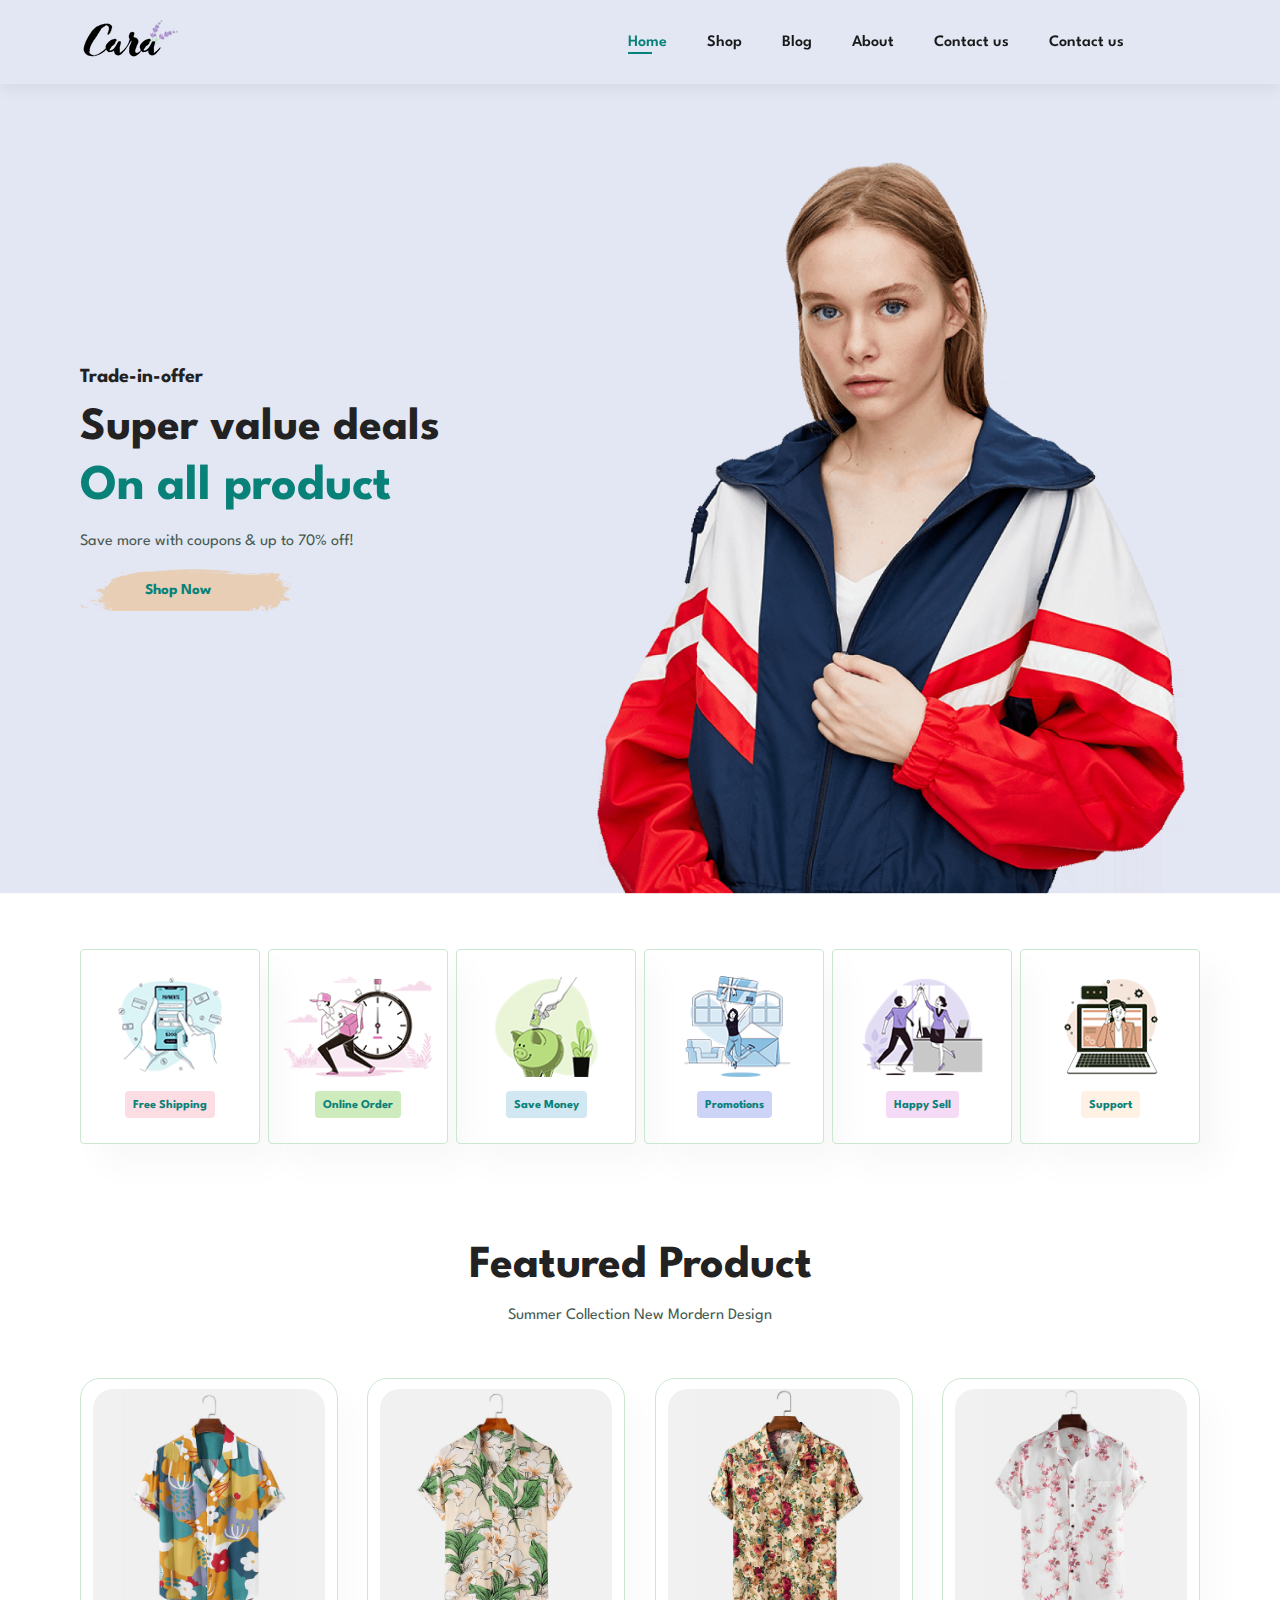
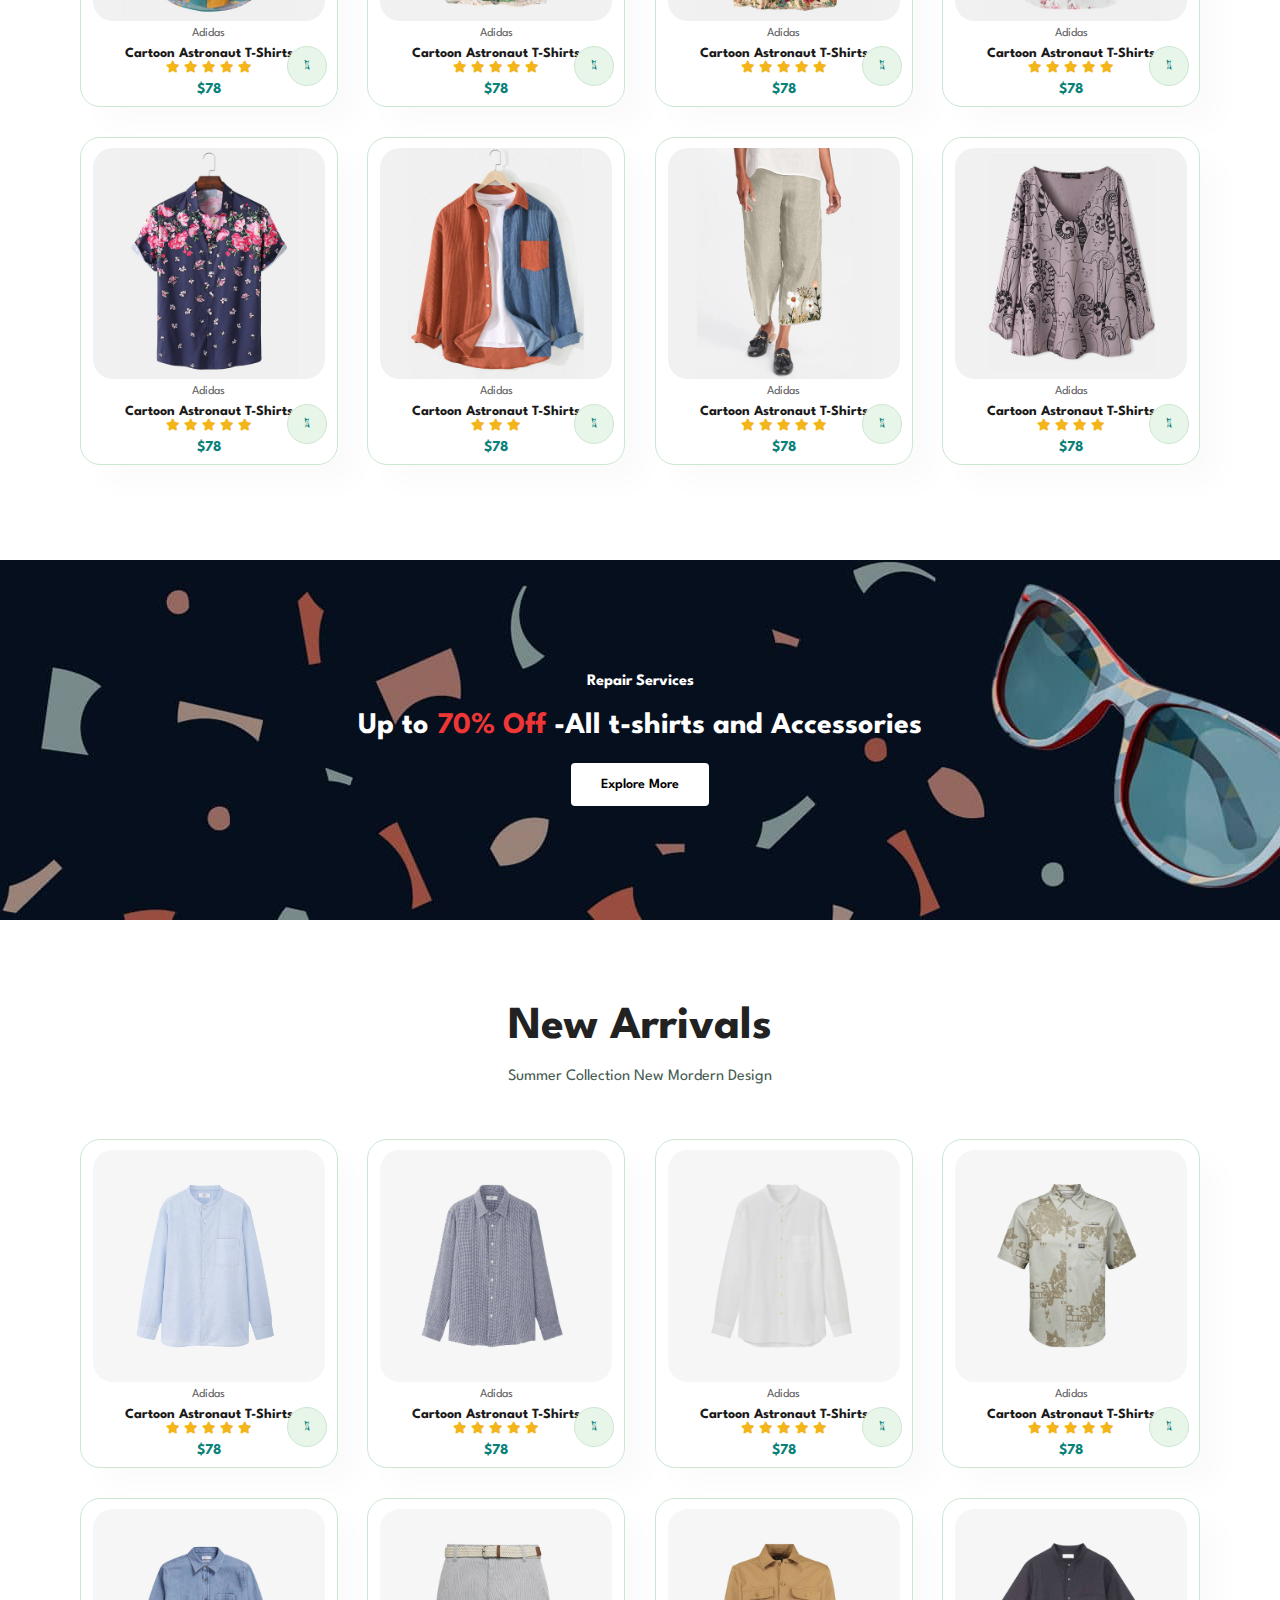
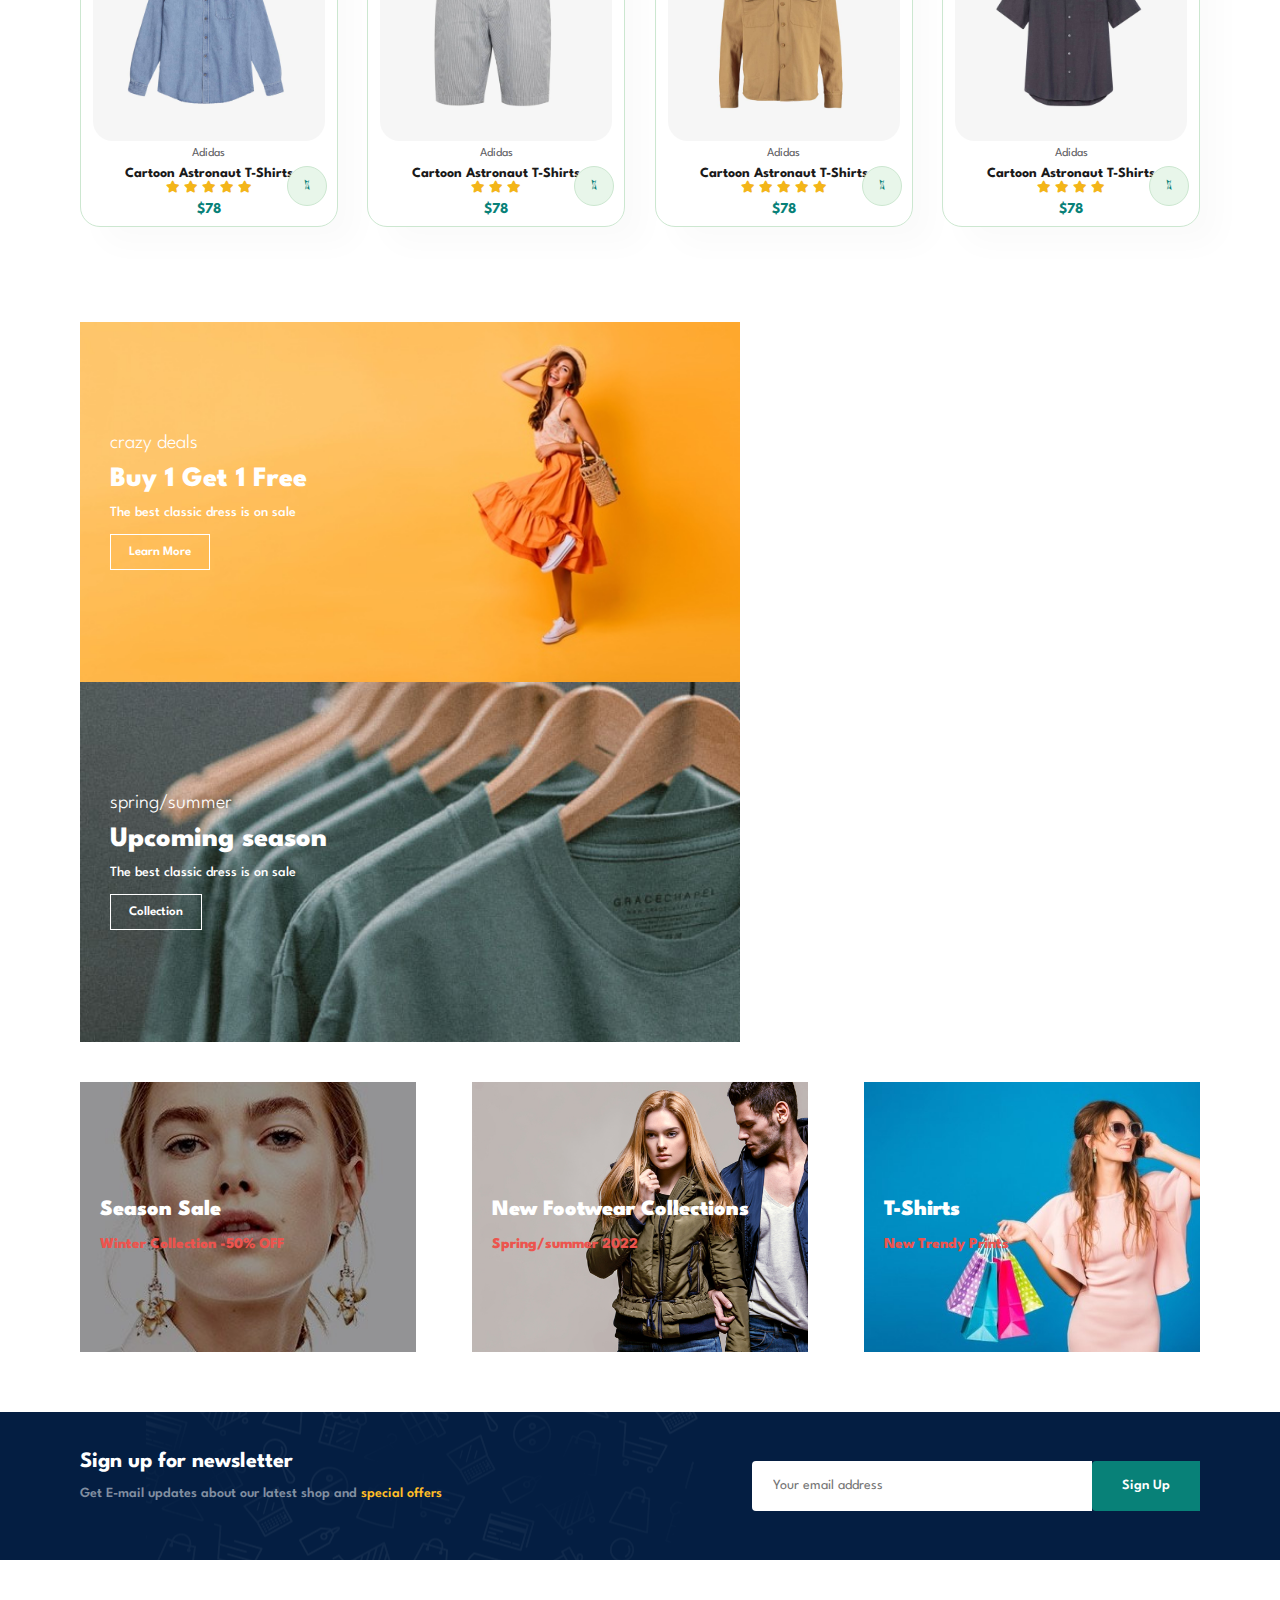
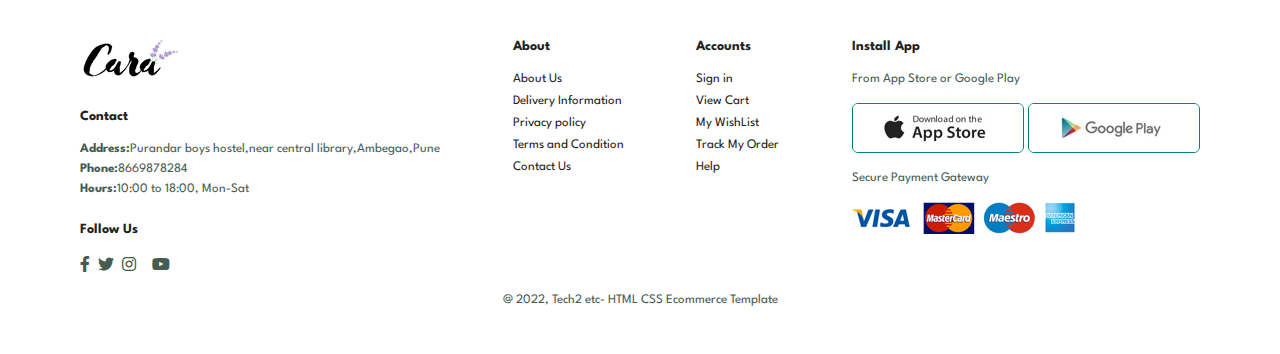
<file: index.html>
<!DOCTYPE html>
<html lang="en">
<head>
    <meta charset="UTF-8">
    <meta http-equiv="X-UA-Compatible" content="IE=edge">
    <meta name="viewport" content="width=device-width, initial-scale=1.0">
    <title>Ecommerce Website</title>
    <link rel="stylesheet" href="https://pro.fontawesome.com/releases/v5.10.0/css/all.css"/>
    <link rel="stylesheet" href="style.css">
</head>
<body>
    <section id="header">
        <a href="#"><img src="img/logo.png" class="logo" alt=""></a>

        <div>
            <ul id="navbar">
                <li><a class="active" href="index.html">Home</a></li>
                <li><a href="shop.html">Shop</a></li>
                <li><a href="blog.html">Blog</a></li>
                <li><a href="about.html">About</a></li>
                <li><a href="contact.html">Contact us</a></li>
                <li><a href="loginpage.html">Contact us</a></li>
                <li id="lg-bag"><a href="cart.html"><i class="far fa-shopping-bag"></i></a></li>
                <a href="#" id="close"><i class="far fa-times"></i></a>
            </ul>
        </div>
        <div id="mobile">
            <a href="cart.html"><i class="far fa-shopping-bag"></i></a>
            <i id="bar" class="fas fa-outdent"></i>
        </div>
    </section>

    <section id="hero">
        <h4>Trade-in-offer</h4>
        <h2>Super value deals</h2>
        <h1>On all product</h1>
        <p>Save more with coupons & up to 70% off!</p>
        <button>Shop Now</button>
    </section>

    <section id="feature" class="section-p1">
        <div class="fe-box">
            <img src="img/features/f1.png" alt="">
            <h6>Free Shipping</h6>
        </div>
        <div class="fe-box">
            <img src="img/features/f2.png" alt="">
            <h6>Online Order</h6>
        </div>
        <div class="fe-box">
            <img src="img/features/f3.png" alt="">
            <h6>Save Money</h6>
        </div>
        <div class="fe-box">
            <img src="img/features/f4.png" alt="">
            <h6>Promotions</h6>
        </div>
        <div class="fe-box">
            <img src="img/features/f5.png" alt="">
            <h6>Happy Sell</h6>
        </div>
        <div class="fe-box">
            <img src="img/features/f6.png" alt="">
            <h6>Support</h6>
        </div>
    </section>

    <section id="product1" class="section-p1">
        <h2>Featured Product</h2>
        <p>Summer Collection New Mordern Design</p>
        <div class="pro-container">
            <div class="pro">
                <img src="img/products/f1.jpg" alt="">
                <div class="des">
                    <span>Adidas</span>
                    <h5>Cartoon Astronaut T-Shirts</h5>
                    <div class="star">
                        <i class="fas fa-star"></i>
                        <i class="fas fa-star"></i>
                        <i class="fas fa-star"></i>
                        <i class="fas fa-star"></i>
                        <i class="fas fa-star"></i>
                    </div>
                    <h4>$78</h4>
                </div>
                <a href="#"><i class="fal fa-shopping-cart cart"></i></a>
            </div>
            <div class="pro">
                <img src="img/products/f2.jpg" alt="">
                <div class="des">
                    <span>Adidas</span>
                    <h5>Cartoon Astronaut T-Shirts</h5>
                    <div class="star">
                        <i class="fas fa-star"></i>
                        <i class="fas fa-star"></i>
                        <i class="fas fa-star"></i>
                        <i class="fas fa-star"></i>
                        <i class="fas fa-star"></i>
                    </div>
                    <h4>$78</h4>
                </div>
                <a href="#"><i class="fal fa-shopping-cart cart"></i></a>
            </div>
            <div class="pro">
                <img src="img/products/f3.jpg" alt="">
                <div class="des">
                    <span>Adidas</span>
                    <h5>Cartoon Astronaut T-Shirts</h5>
                    <div class="star">
                        <i class="fas fa-star"></i>
                        <i class="fas fa-star"></i>
                        <i class="fas fa-star"></i>
                        <i class="fas fa-star"></i>
                        <i class="fas fa-star"></i>
                    </div>
                    <h4>$78</h4>
                </div>
                <a href="#"><i class="fal fa-shopping-cart cart"></i></a>
            </div>
            <div class="pro">
                <img src="img/products/f4.jpg" alt="">
                <div class="des">
                    <span>Adidas</span>
                    <h5>Cartoon Astronaut T-Shirts</h5>
                    <div class="star">
                        <i class="fas fa-star"></i>
                        <i class="fas fa-star"></i>
                        <i class="fas fa-star"></i>
                        <i class="fas fa-star"></i>
                        <i class="fas fa-star"></i>
                    </div>
                    <h4>$78</h4>
                </div>
                <a href="#"><i class="fal fa-shopping-cart cart"></i></a>
            </div>
            <div class="pro">
                <img src="img/products/f5.jpg" alt="">
                <div class="des">
                    <span>Adidas</span>
                    <h5>Cartoon Astronaut T-Shirts</h5>
                    <div class="star">
                        <i class="fas fa-star"></i>
                        <i class="fas fa-star"></i>
                        <i class="fas fa-star"></i>
                        <i class="fas fa-star"></i>
                        <i class="fas fa-star"></i>
                    </div>
                    <h4>$78</h4>
                </div>
                <a href="#"><i class="fal fa-shopping-cart cart"></i></a>
            </div>
            <div class="pro">
                <img src="img/products/f6.jpg" alt="">
                <div class="des">
                    <span>Adidas</span>
                    <h5>Cartoon Astronaut T-Shirts</h5>
                    <div class="star">
                        <i class="fas fa-star"></i>
                        <i class="fas fa-star"></i>
                        <i class="fas fa-star"></i>
                        <!-- <i class="fas fa-star"></i>
                        <i class="fas fa-star"></i> -->
                    </div>
                    <h4>$78</h4>
                </div>
                <a href="#"><i class="fal fa-shopping-cart cart"></i></a>
            </div>
            <div class="pro">
                <img src="img/products/f7.jpg" alt="">
                <div class="des">
                    <span>Adidas</span>
                    <h5>Cartoon Astronaut T-Shirts</h5>
                    <div class="star">
                        <i class="fas fa-star"></i>
                        <i class="fas fa-star"></i>
                        <i class="fas fa-star"></i>
                        <i class="fas fa-star"></i>
                        <i class="fas fa-star"></i>
                    </div>
                    <h4>$78</h4>
                </div>
                <a href="#"><i class="fal fa-shopping-cart cart"></i></a>
            </div>
            <div class="pro">
                <img src="img/products/f8.jpg" alt="">
                <div class="des">
                    <span>Adidas</span>
                    <h5>Cartoon Astronaut T-Shirts</h5>
                    <div class="star">
                        <i class="fas fa-star"></i>
                        <i class="fas fa-star"></i>
                        <i class="fas fa-star"></i>
                        <i class="fas fa-star"></i>
                        <!-- <i class="fas fa-star"></i> -->
                    </div>
                    <h4>$78</h4>
                </div>
                <a href="#"><i class="fal fa-shopping-cart cart"></i></a>
            </div>
        </div>
    </section>

    <section id="banner" class="section-m1">
        <h4>Repair Services</h4>
        <h2>Up to <span>70% Off</span> -All t-shirts and Accessories</h2>
        <button class="normal">Explore More</button>
    </section>

    
    <section id="product1" class="section-p1">
        <h2>New Arrivals</h2>
        <p>Summer Collection New Mordern Design</p>
        <div class="pro-container">
            <div class="pro">
                <img src="img/products/n1.jpg" alt="">
                <div class="des">
                    <span>Adidas</span>
                    <h5>Cartoon Astronaut T-Shirts</h5>
                    <div class="star">
                        <i class="fas fa-star"></i>
                        <i class="fas fa-star"></i>
                        <i class="fas fa-star"></i>
                        <i class="fas fa-star"></i>
                        <i class="fas fa-star"></i>
                    </div>
                    <h4>$78</h4>
                </div>
                <a href="#"><i class="fal fa-shopping-cart cart"></i></a>
            </div>
            <div class="pro">
                <img src="img/products/n2.jpg" alt="">
                <div class="des">
                    <span>Adidas</span>
                    <h5>Cartoon Astronaut T-Shirts</h5>
                    <div class="star">
                        <i class="fas fa-star"></i>
                        <i class="fas fa-star"></i>
                        <i class="fas fa-star"></i>
                        <i class="fas fa-star"></i>
                        <i class="fas fa-star"></i>
                    </div>
                    <h4>$78</h4>
                </div>
                <a href="#"><i class="fal fa-shopping-cart cart"></i></a>
            </div>
            <div class="pro">
                <img src="img/products/n3.jpg" alt="">
                <div class="des">
                    <span>Adidas</span>
                    <h5>Cartoon Astronaut T-Shirts</h5>
                    <div class="star">
                        <i class="fas fa-star"></i>
                        <i class="fas fa-star"></i>
                        <i class="fas fa-star"></i>
                        <i class="fas fa-star"></i>
                        <i class="fas fa-star"></i>
                    </div>
                    <h4>$78</h4>
                </div>
                <a href="#"><i class="fal fa-shopping-cart cart"></i></a>
            </div>
            <div class="pro">
                <img src="img/products/n4.jpg" alt="">
                <div class="des">
                    <span>Adidas</span>
                    <h5>Cartoon Astronaut T-Shirts</h5>
                    <div class="star">
                        <i class="fas fa-star"></i>
                        <i class="fas fa-star"></i>
                        <i class="fas fa-star"></i>
                        <i class="fas fa-star"></i>
                        <i class="fas fa-star"></i>
                    </div>
                    <h4>$78</h4>
                </div>
                <a href="#"><i class="fal fa-shopping-cart cart"></i></a>
            </div>
            <div class="pro">
                <img src="img/products/n5.jpg" alt="">
                <div class="des">
                    <span>Adidas</span>
                    <h5>Cartoon Astronaut T-Shirts</h5>
                    <div class="star">
                        <i class="fas fa-star"></i>
                        <i class="fas fa-star"></i>
                        <i class="fas fa-star"></i>
                        <i class="fas fa-star"></i>
                        <i class="fas fa-star"></i>
                    </div>
                    <h4>$78</h4>
                </div>
                <a href="#"><i class="fal fa-shopping-cart cart"></i></a>
            </div>
            <div class="pro">
                <img src="img/products/n6.jpg" alt="">
                <div class="des">
                    <span>Adidas</span>
                    <h5>Cartoon Astronaut T-Shirts</h5>
                    <div class="star">
                        <i class="fas fa-star"></i>
                        <i class="fas fa-star"></i>
                        <i class="fas fa-star"></i>
                        <!-- <i class="fas fa-star"></i>
                        <i class="fas fa-star"></i> -->
                    </div>
                    <h4>$78</h4>
                </div>
                <a href="#"><i class="fal fa-shopping-cart cart"></i></a>
            </div>
            <div class="pro">
                <img src="img/products/n7.jpg" alt="">
                <div class="des">
                    <span>Adidas</span>
                    <h5>Cartoon Astronaut T-Shirts</h5>
                    <div class="star">
                        <i class="fas fa-star"></i>
                        <i class="fas fa-star"></i>
                        <i class="fas fa-star"></i>
                        <i class="fas fa-star"></i>
                        <i class="fas fa-star"></i>
                    </div>
                    <h4>$78</h4>
                </div>
                <a href="#"><i class="fal fa-shopping-cart cart"></i></a>
            </div>
            <div class="pro">
                <img src="img/products/n8.jpg" alt="">
                <div class="des">
                    <span>Adidas</span>
                    <h5>Cartoon Astronaut T-Shirts</h5>
                    <div class="star">
                        <i class="fas fa-star"></i>
                        <i class="fas fa-star"></i>
                        <i class="fas fa-star"></i>
                        <i class="fas fa-star"></i>
                        <!-- <i class="fas fa-star"></i> -->
                    </div>
                    <h4>$78</h4>
                </div>
                <a href="#"><i class="fal fa-shopping-cart cart"></i></a>
            </div>
        </div>
    </section>

    <section id="sm-banner" class="section-p1">
        <div class="banner-box">
            <h4>crazy deals</h4>
            <h2>Buy 1 Get 1 Free</h2>
            <span>The best classic dress is on sale</span>
            <button class="white">Learn More</button>
        </div>
        <div class="banner-box banner-box2">
            <h4>spring/summer</h4>
            <h2>Upcoming season</h2>
            <span>The best classic dress is on sale</span>
            <button class="white">Collection</button>
        </div>
    </section>

    <section id="banner3">
        <div class="banner-box">
            <h2>Season Sale</h2>
            <h3>Winter Collection -50% OFF</h3>   
        </div>
        <div class="banner-box banner-box2">
            <h2>New Footwear Collections</h2>
            <h3>Spring/summer 2022</h3>   
        </div>
        <div class="banner-box banner-box3">
            <h2>T-Shirts</h2>
            <h3>New Trendy Prints</h3>   
        </div>
    </section>

    <section id="newsletter" class="section-p1 section-m1">
        <div class="newstext">
            <h4>Sign up for newsletter</h4>
            <p>Get E-mail updates about our latest shop and <span>special offers</span> </p>
        </div>
        <div class="form">
            <input type="text" placeholder="Your email address">
            <button class="normal">Sign Up</button>
        </div>
    </section>

    <footer class="section-p1">
        <div class="col">
            <img class="logo" src="img/logo.png" alt="">
            <h4>Contact</h4>
            <p><strong>Address:</strong>Purandar boys hostel,near central library,Ambegao,Pune</p>
            <p><strong>Phone:</strong>8669878284</p>
            <p><strong>Hours:</strong>10:00 to 18:00, Mon-Sat</p>
            <div class="follow">
                <h4>Follow Us</h4>
                <div class="icon">
                    <i class="fab fa-facebook-f"></i>
                    <i class="fab fa-twitter"></i>
                    <i class="fab fa-instagram"></i>
                    <i class="fab fa-pintrest"></i>
                    <i class="fab fa-youtube"></i>
                </div>
            </div>
        </div>

        <div class="col">
            <h4>About</h4>
            <a href="#">About Us</a>
            <a href="#">Delivery Information</a>
            <a href="#">Privacy policy</a>
            <a href="#">Terms and Condition</a>
            <a href="#">Contact Us</a>
        </div>

        <div class="col">
            <h4>Accounts</h4>
            <a href="#">Sign in</a>
            <a href="#">View Cart</a>
            <a href="#">My WishList</a>
            <a href="#">Track My Order</a>
            <a href="#">Help</a>
        </div>

        <div class="col install">
            <h4>Install App</h4>
            <p>From App Store or Google Play</p>
            <div class="row">
                <img src="img/pay/app.jpg" alt="">
                <img src="img/pay/play.jpg" alt="">
            </div>
            <p>Secure Payment Gateway</p>
            <img src="img/pay/pay.png" alt="">
        </div>

        <div class="copyright">
            <p>@ 2022, Tech2 etc- HTML CSS Ecommerce Template</p>
        </div>
    </footer>
   <script src="script.js"></script> 
</body>
</html>
</file>
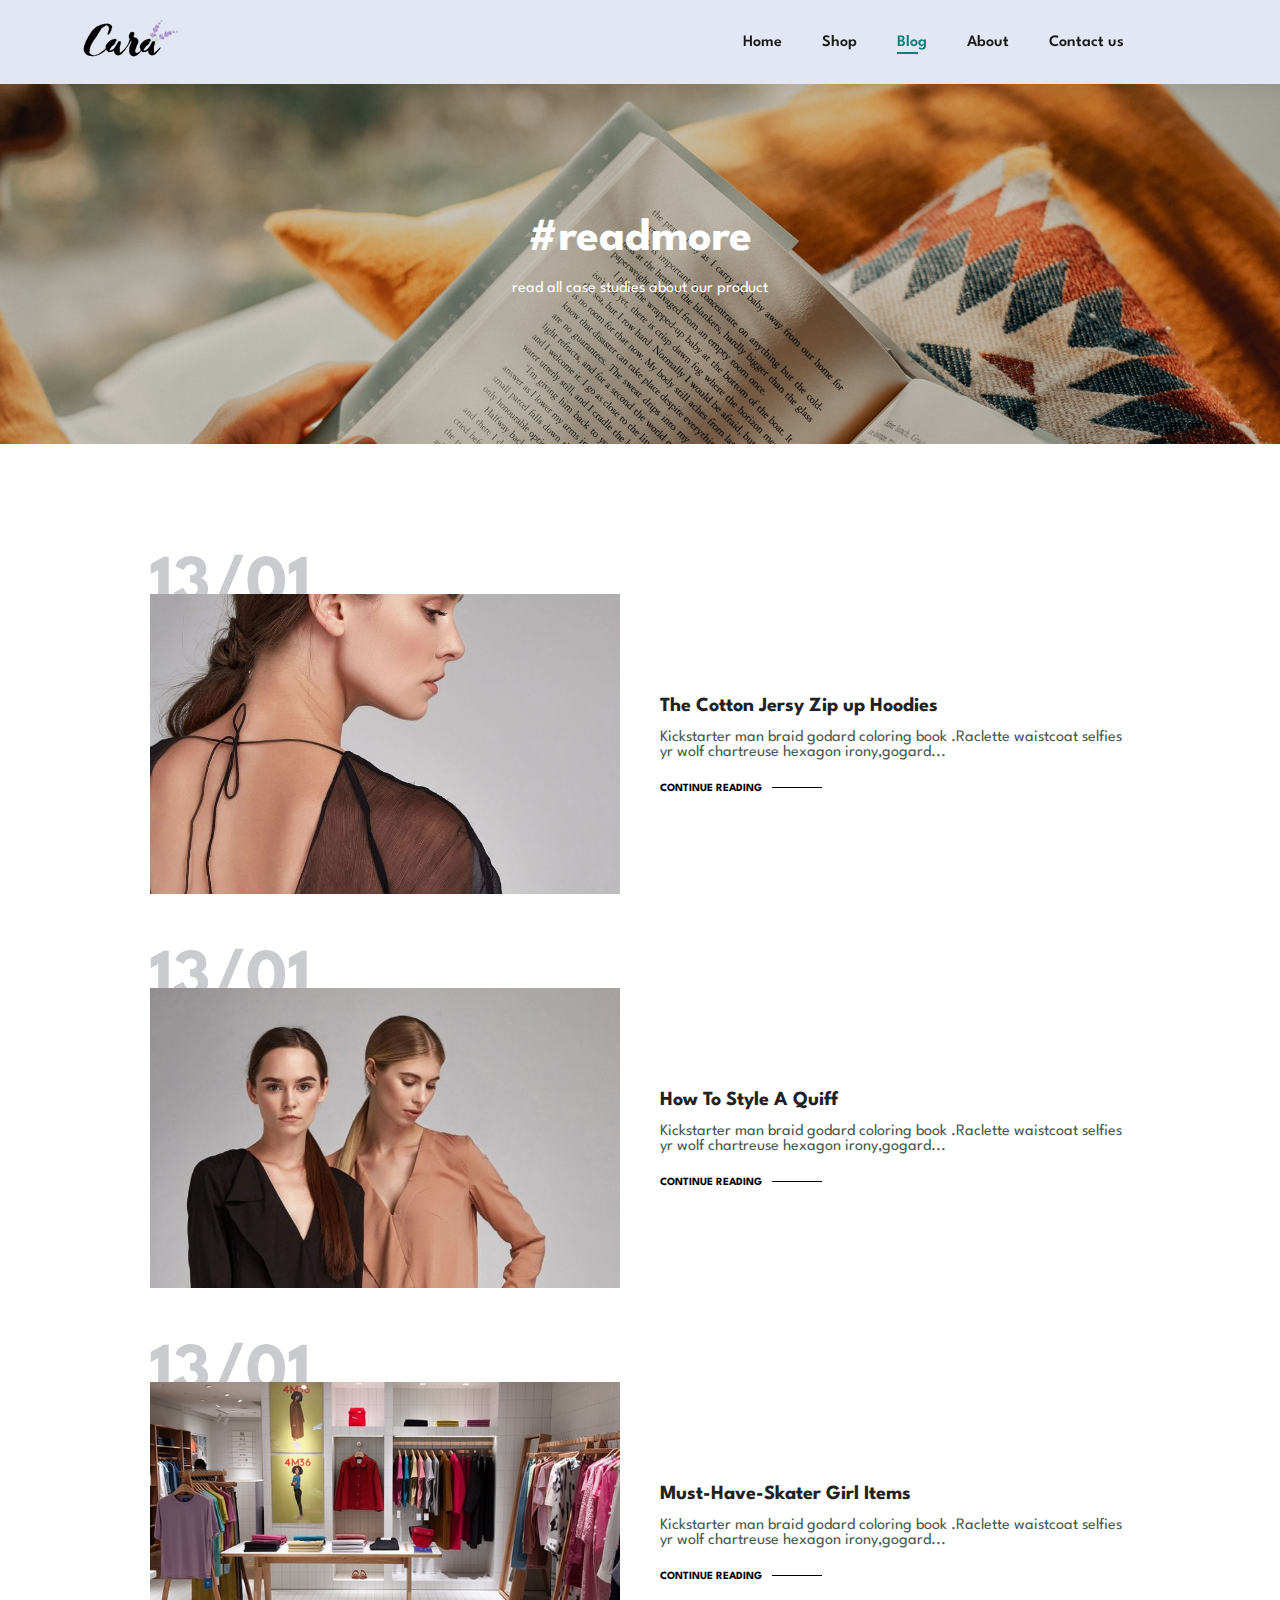
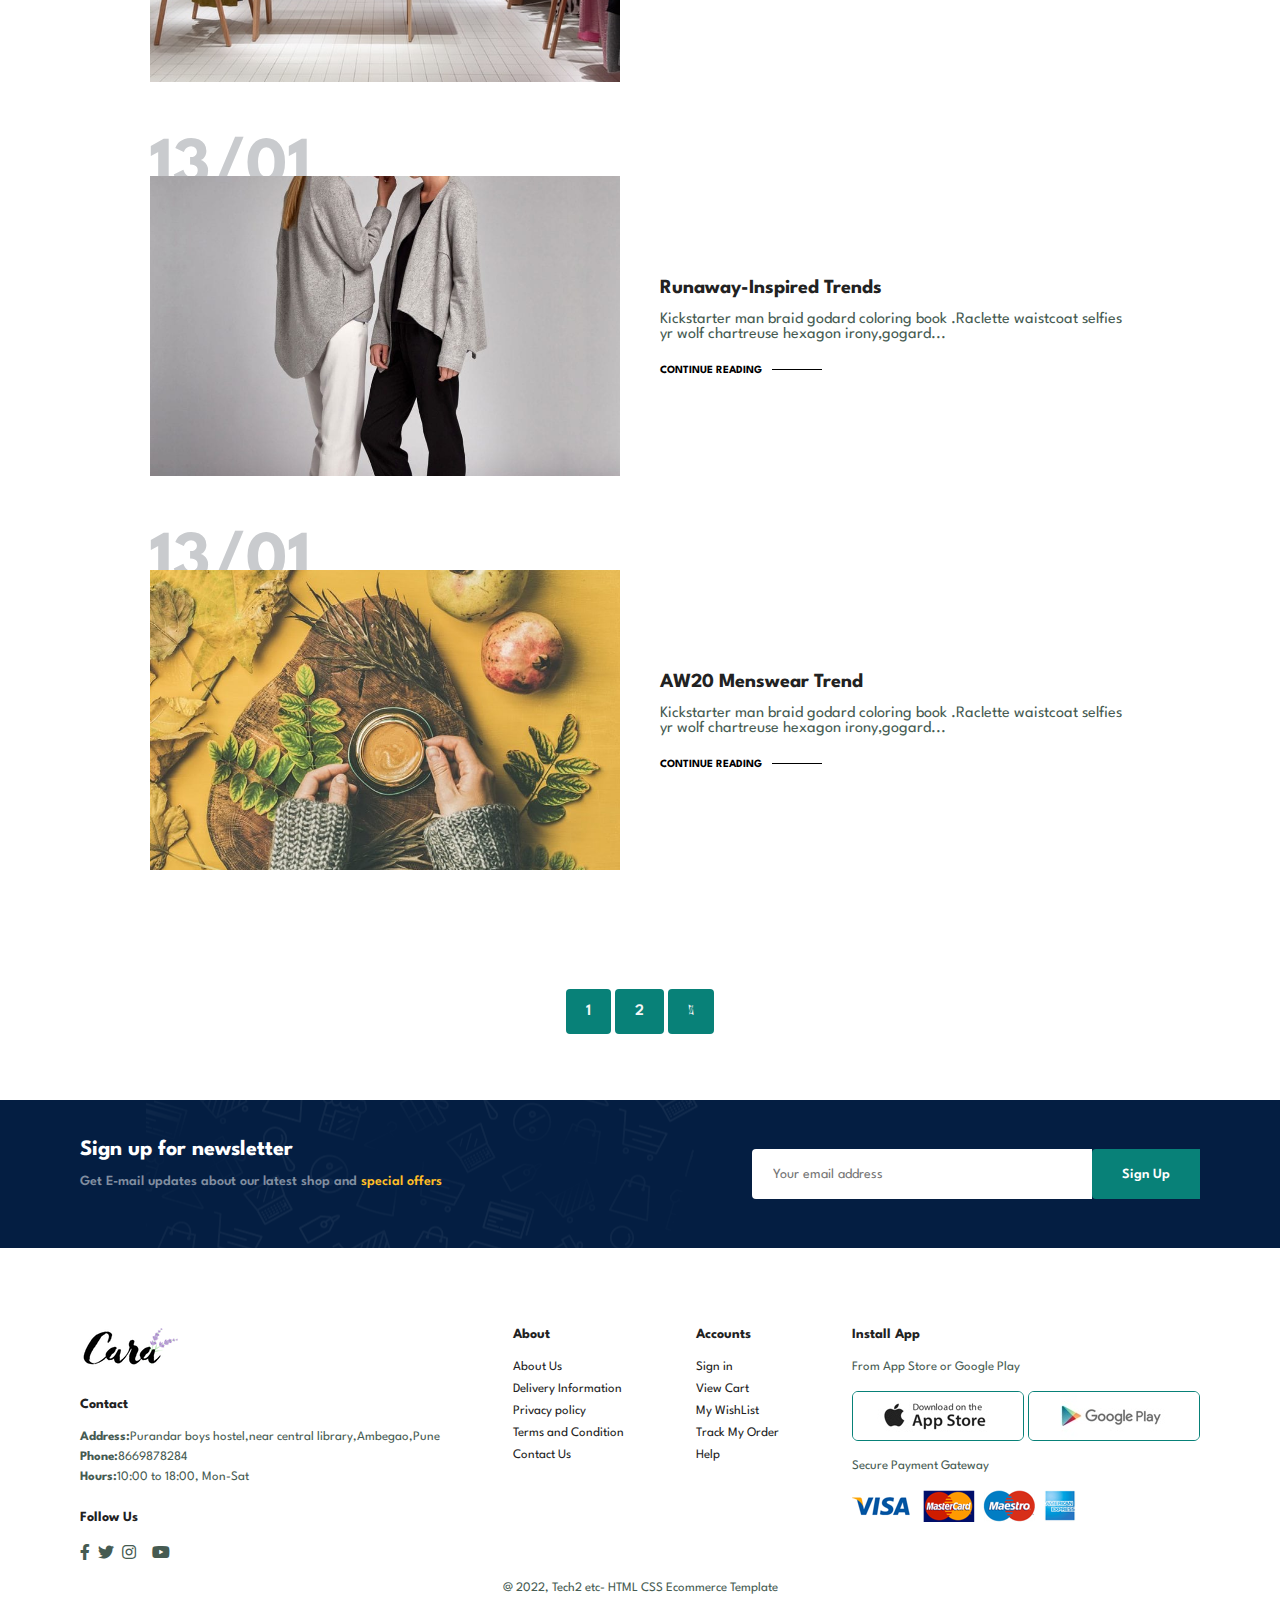
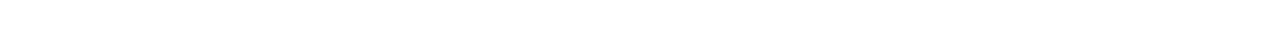
<file: blog.html>
<!DOCTYPE html>
<html lang="en">
<head>
    <meta charset="UTF-8">
    <meta http-equiv="X-UA-Compatible" content="IE=edge">
    <meta name="viewport" content="width=device-width, initial-scale=1.0">
    <title>Ecommerce Website</title>
    <link rel="stylesheet" href="https://pro.fontawesome.com/releases/v5.10.0/css/all.css"/>
    <link rel="stylesheet" href="style.css">
</head>
<body>
    <section id="header">
        <a href="#"><img src="img/logo.png" class="logo" alt=""></a>

        <div>
            <ul id="navbar">
                <li><a href="index.html">Home</a></li>
                <li><a href="shop.html">Shop</a></li>
                <li><a class="active" href="blog.html">Blog</a></li>
                <li><a href="about.html">About</a></li>
                <li><a href="contact.html">Contact us</a></li>
                <li id="lg-bag"><a href="cart.html"><i class="far fa-shopping-bag"></i></a></li>
                <a href="#" id="close"><i class="far fa-times"></i></a>
            </ul>
        </div>
        <div id="mobile">
            <a href="cart.html"><i class="far fa-shopping-bag"></i></a>
            <i id="bar" class="fas fa-outdent"></i>
        </div>
    </section>

    <section id="page-header" class="blog-header"> 
        <h2>#readmore</h2> 
        <p>read all case studies about our product</p>
    </section>

     <section id="blog">
        <div class="blog-box">
            <div class="blog-img">
                <img src="img/blog/b1.jpg" alt="">
            </div>
            <div class="blog-details">
                <h4>The Cotton Jersy Zip up Hoodies</h4>
                <p>Kickstarter man braid godard coloring book .Raclette waistcoat selfies yr wolf chartreuse hexagon irony,gogard...</p>
                <a href="#">CONTINUE READING</a>
            </div>
            <h1>13/01</h1>
        </div>
        <div class="blog-box">
            <div class="blog-img">
                <img src="img/blog/b2.jpg" alt="">
            </div>
            <div class="blog-details">
                <h4>How To Style A Quiff</h4>
                <p>Kickstarter man braid godard coloring book .Raclette waistcoat selfies yr wolf chartreuse hexagon irony,gogard...</p>
                <a href="#">CONTINUE READING</a>
            </div>
            <h1>13/01</h1>
        </div>
        <div class="blog-box">
            <div class="blog-img">
                <img src="img/blog/b3.jpg" alt="">
            </div>
            <div class="blog-details">
                <h4>Must-Have-Skater Girl Items</h4>
                <p>Kickstarter man braid godard coloring book .Raclette waistcoat selfies yr wolf chartreuse hexagon irony,gogard...</p>
                <a href="#">CONTINUE READING</a>
            </div>
            <h1>13/01</h1>
        </div>
        <div class="blog-box">
            <div class="blog-img">
                <img src="img/blog/b4.jpg" alt="">
            </div>
            <div class="blog-details">
                <h4>Runaway-Inspired Trends</h4>
                <p>Kickstarter man braid godard coloring book .Raclette waistcoat selfies yr wolf chartreuse hexagon irony,gogard...</p>
                <a href="#">CONTINUE READING</a>
            </div>
            <h1>13/01</h1>
        </div>        
        <div class="blog-box">
            <div class="blog-img">
                <img src="img/blog/b6.jpg" alt="">
            </div>
            <div class="blog-details">
                <h4>AW20 Menswear Trend</h4>
                <p>Kickstarter man braid godard coloring book .Raclette waistcoat selfies yr wolf chartreuse hexagon irony,gogard...</p>
                <a href="#">CONTINUE READING</a>
            </div>
            <h1>13/01</h1>
        </div>        
     </section>

    <section id="pagination" class="section-p1">
        <a href="#">1</a>
        <a href="#">2</a>
        <a href="#"><i class="fal fa-long-arrow-alt-right"></i></a>
    </section>

    <section id="newsletter" class="section-p1 section-m1">
        <div class="newstext">
            <h4>Sign up for newsletter</h4>
            <p>Get E-mail updates about our latest shop and <span>special offers</span> </p>
        </div>
        <div class="form">
            <input type="text" placeholder="Your email address">
            <button class="normal">Sign Up</button>
        </div>
    </section>

    <footer class="section-p1">
        <div class="col">
            <img class="logo" src="img/logo.png" alt="">
            <h4>Contact</h4>
            <p><strong>Address:</strong>Purandar boys hostel,near central library,Ambegao,Pune</p>
            <p><strong>Phone:</strong>8669878284</p>
            <p><strong>Hours:</strong>10:00 to 18:00, Mon-Sat</p>
            <div class="follow">
                <h4>Follow Us</h4>
                <div class="icon">
                    <i class="fab fa-facebook-f"></i>
                    <i class="fab fa-twitter"></i>
                    <i class="fab fa-instagram"></i>
                    <i class="fab fa-pintrest"></i>
                    <i class="fab fa-youtube"></i>
                </div>
            </div>
        </div>

        <div class="col">
            <h4>About</h4>
            <a href="#">About Us</a>
            <a href="#">Delivery Information</a>
            <a href="#">Privacy policy</a>
            <a href="#">Terms and Condition</a>
            <a href="#">Contact Us</a>
        </div>

        <div class="col">
            <h4>Accounts</h4>
            <a href="#">Sign in</a>
            <a href="#">View Cart</a>
            <a href="#">My WishList</a>
            <a href="#">Track My Order</a>
            <a href="#">Help</a>
        </div>

        <div class="col install">
            <h4>Install App</h4>
            <p>From App Store or Google Play</p>
            <div class="row">
                <img src="img/pay/app.jpg" alt="">
                <img src="img/pay/play.jpg" alt="">
            </div>
            <p>Secure Payment Gateway</p>
            <img src="img/pay/pay.png" alt="">
        </div>

        <div class="copyright">
            <p>@ 2022, Tech2 etc- HTML CSS Ecommerce Template</p>
        </div>
    </footer>
   <script src="script.js"></script> 
</body>
</html>
</file>
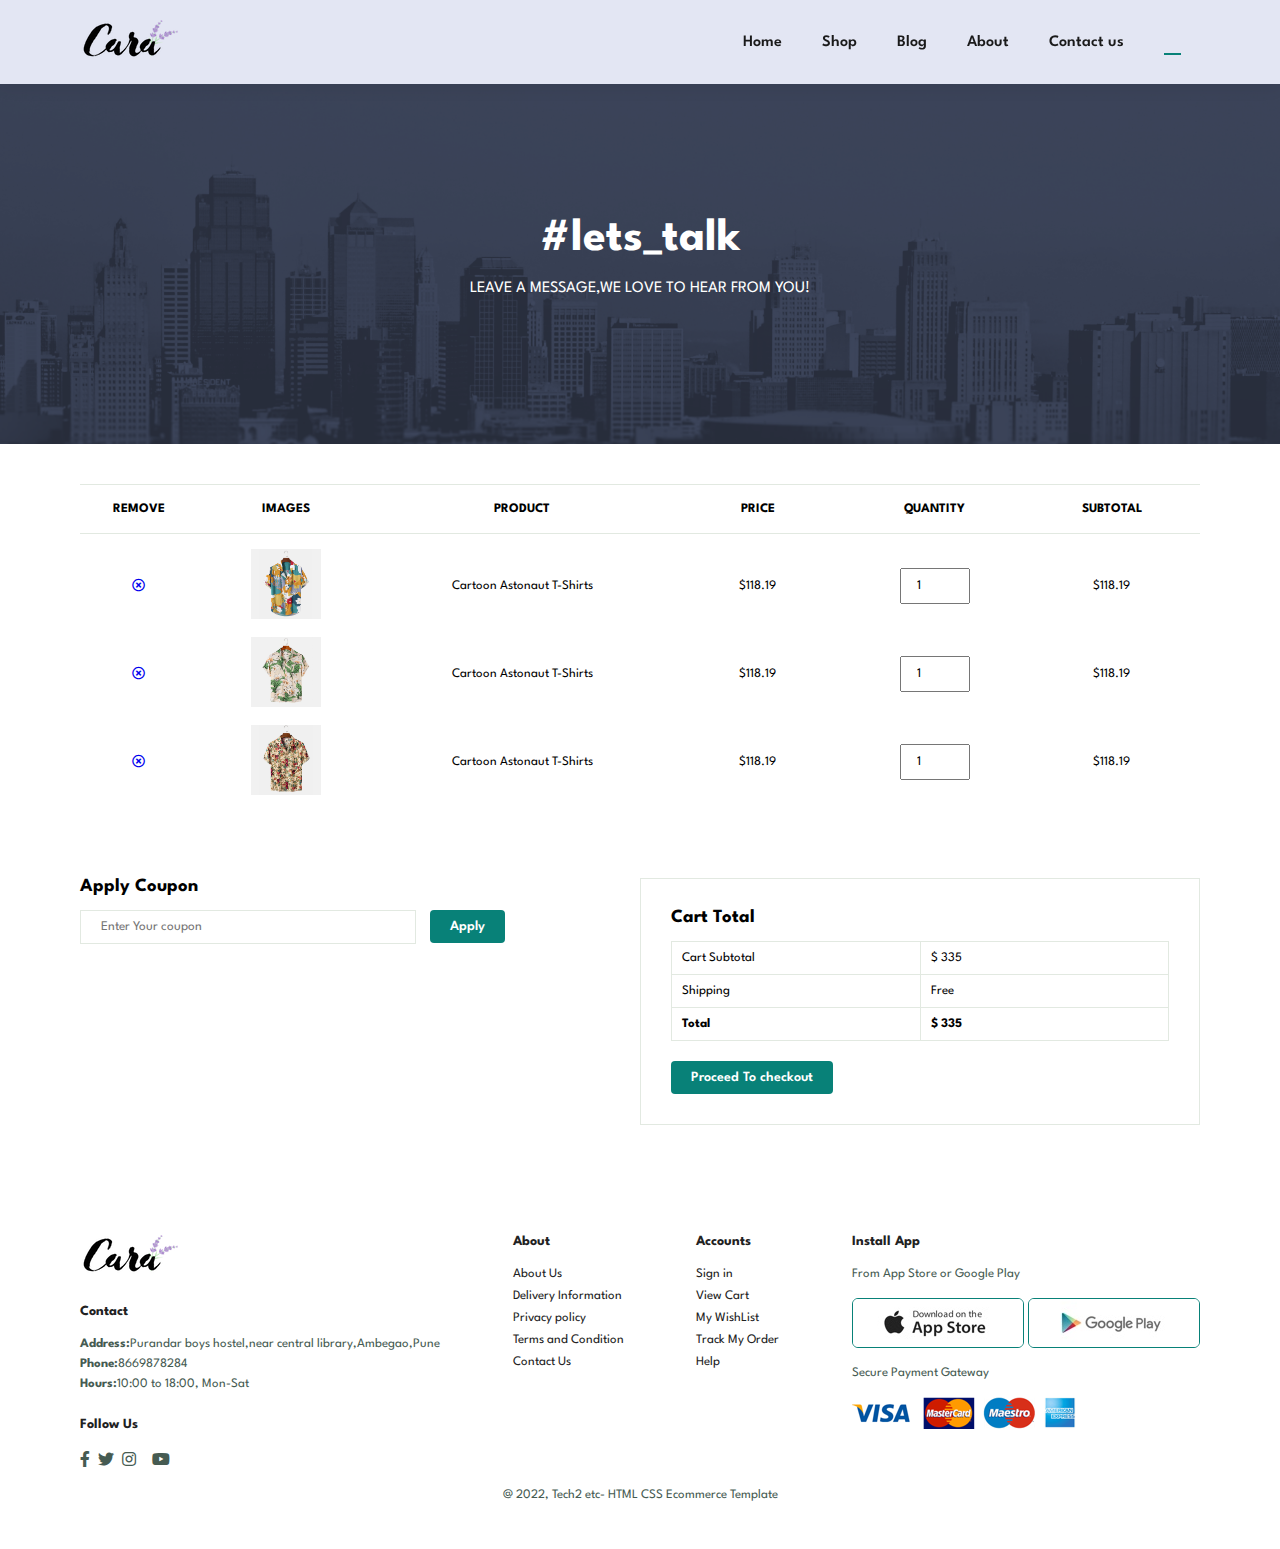
<file: cart.html>
<!DOCTYPE html>
<html lang="en">
<head>
    <meta charset="UTF-8">
    <meta http-equiv="X-UA-Compatible" content="IE=edge">
    <meta name="viewport" content="width=device-width, initial-scale=1.0">
    <title>Ecommerce Website</title>
    <link rel="stylesheet" href="https://pro.fontawesome.com/releases/v5.10.0/css/all.css"/>
    <link rel="stylesheet" href="style.css">
</head>
<body>
    <section id="header">
        <a href="#"><img src="img/logo.png" class="logo" alt=""></a>

        <div>
            <ul id="navbar">
                <li><a href="index.html">Home</a></li>
                <li><a href="shop.html">Shop</a></li>
                <li><a href="blog.html">Blog</a></li>
                <li><a href="about.html">About</a></li>
                <li><a href="contact.html">Contact us</a></li>
                <li id="lg-bag"><a class="active" href="cart.html"><i class="far fa-shopping-bag"></i></a></li>
                <a href="#" id="close"><i class="far fa-times"></i></a>
            </ul>
        </div>
        <div id="mobile">
            <a href="cart.html"><i class="far fa-shopping-bag"></i></a>
            <i id="bar" class="fas fa-outdent"></i>
        </div>
    </section>

    <section id="page-header" class="about-header"> 
        <h2>#lets_talk</h2> 
        <p>LEAVE A MESSAGE,WE LOVE TO HEAR FROM YOU!</p>
    </section>

    <section id="cart" class="section-p1">
        <table width="100%">
            <thead>
                <tr>
                    <td>Remove</td>
                    <td>Images</td>
                    <td>Product</td>
                    <td>Price</td>
                    <td>Quantity</td>
                    <td>Subtotal</td>
                </tr>
            </thead>
            <tbody>
                <tr>
                    <td><a href="#"><i class="far fa-times-circle"></i></a></td>
                    <td><img src="img/products/f1.jpg" alt=""></td>
                    <td>Cartoon Astonaut T-Shirts</td>
                    <td>$118.19</td>
                    <td><input type="number" value="1"></td>
                    <td>$118.19</td>
                </tr>
                <tr>
                    <td><a href="#"><i class="far fa-times-circle"></i></a></td>
                    <td><img src="img/products/f2.jpg" alt=""></td>
                    <td>Cartoon Astonaut T-Shirts</td>
                    <td>$118.19</td>
                    <td><input type="number" value="1"></td>
                    <td>$118.19</td>
                </tr>
                <tr>
                    <td><a href="#"><i class="far fa-times-circle"></i></a></td>
                    <td><img src="img/products/f3.jpg" alt=""></td>
                    <td>Cartoon Astonaut T-Shirts</td>
                    <td>$118.19</td>
                    <td><input type="number" value="1"></td>
                    <td>$118.19</td>
                </tr>
            </tbody>
        </table>
    </section>

    <section id="cart-add" class="section-p1">
        <div id="coupon">
            <h3>Apply Coupon</h3>
            <div>
                <input type="text" id="couponcode" name="coupon" placeholder="Enter Your coupon">
                <button class="normal" onclick="addcoupon();">Apply</button>
            </div>
        </div>
        <div id="subtotal">
            <h3>Cart Total</h3>
            <table>
                <tr>
                    <td>Cart Subtotal</td>
                    <td id="total1">$ 335</td>
                </tr>
                <tr>
                    <td>Shipping</td>
                    <td>Free</td>
                </tr>
                <tr>
                    <td><strong>Total</strong></td>
                    <td><strong id="total2">$ 335</strong></td>
                </tr>
            </table>
            <button class="normal">Proceed To checkout</button>
        </div>
    </section>
    <footer class="section-p1">
        <div class="col">
            <img class="logo" src="img/logo.png" alt="">
            <h4>Contact</h4>
            <p><strong>Address:</strong>Purandar boys hostel,near central library,Ambegao,Pune</p>
            <p><strong>Phone:</strong>8669878284</p>
            <p><strong>Hours:</strong>10:00 to 18:00, Mon-Sat</p>
            <div class="follow">
                <h4>Follow Us</h4>
                <div class="icon">
                    <i class="fab fa-facebook-f"></i>
                    <i class="fab fa-twitter"></i>
                    <i class="fab fa-instagram"></i>
                    <i class="fab fa-pintrest"></i>
                    <i class="fab fa-youtube"></i>
                </div>
            </div>
        </div>

        <div class="col">
            <h4>About</h4>
            <a href="#">About Us</a>
            <a href="#">Delivery Information</a>
            <a href="#">Privacy policy</a>
            <a href="#">Terms and Condition</a>
            <a href="#">Contact Us</a>
        </div>

        <div class="col">
            <h4>Accounts</h4>
            <a href="#">Sign in</a>
            <a href="#">View Cart</a>
            <a href="#">My WishList</a>
            <a href="#">Track My Order</a>
            <a href="#">Help</a>
        </div>

        <div class="col install">
            <h4>Install App</h4>
            <p>From App Store or Google Play</p>
            <div class="row">
                <img src="img/pay/app.jpg" alt="">
                <img src="img/pay/play.jpg" alt="">
            </div>
            <p>Secure Payment Gateway</p>
            <img src="img/pay/pay.png" alt="">
        </div>

        <div class="copyright">
            <p>@ 2022, Tech2 etc- HTML CSS Ecommerce Template</p>
        </div>
    </footer>
   <script src="script.js"></script>
   
   <script>
       function addcoupon() {
           var total1 = document.getElementById('total1');
           var total2 = document.getElementById('total2');
           var coupon = document.getElementById('couponcode');

           if(coupon.value != '') {
               console.log(coupon.value);
               if(coupon.value == 'NEW10') {
                    alert("Coupon applied successfully!");
                    total1.innerHTML = "$ " + String(335 * 0.9);
                    total2.innerHTML = "$ " + String(335 * 0.9);
                    alert("You got 10% discount");
               } else {
                   alert("Please enter valid coupon code");
               }
           } else {
               alert("Please enter valid coupon code");
           }
       }
   </script>
</body>
</html>
</file>
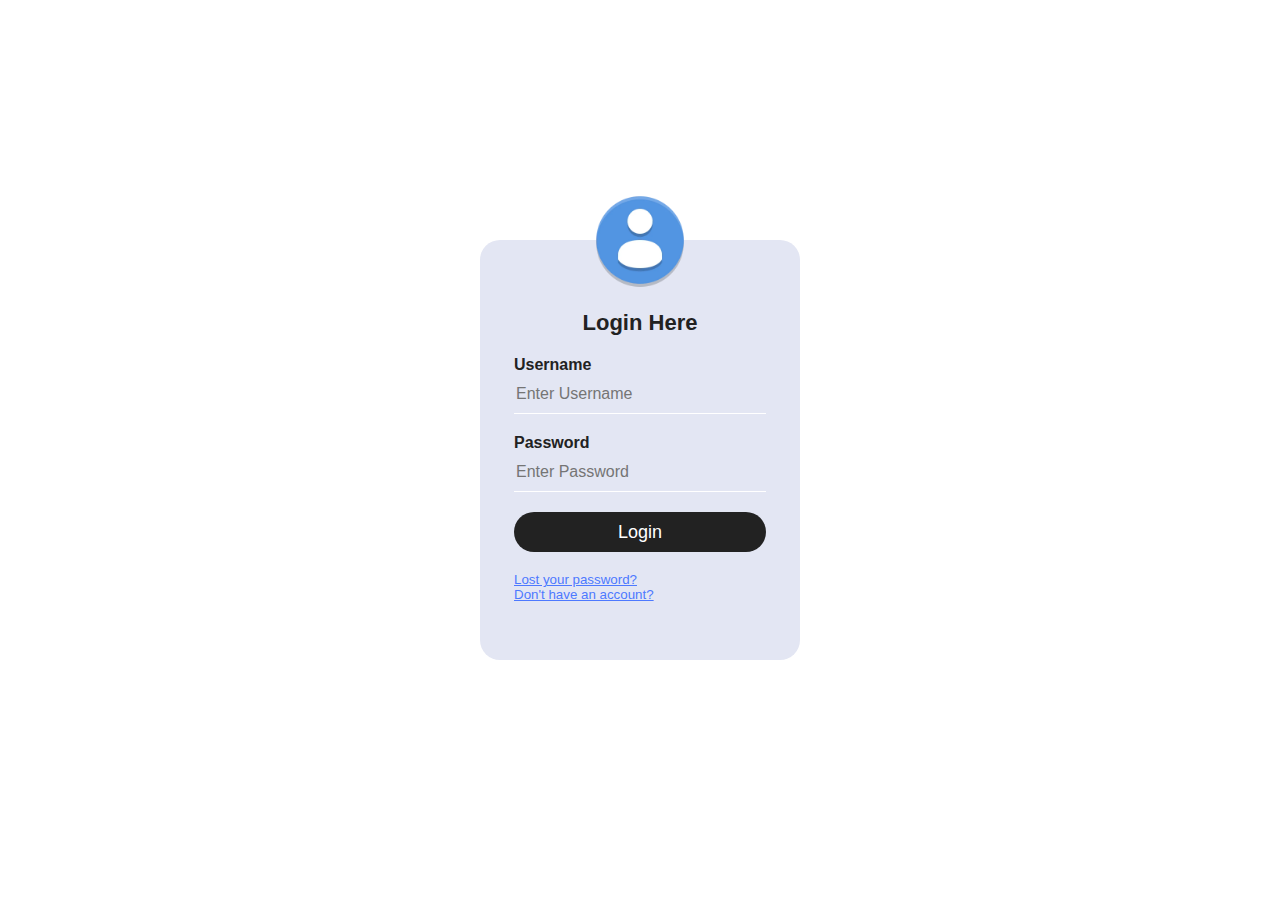
<file: loginpage.html>
<html>

<head>
  <title>Login page</title>
  <link rel="stylesheet" type="text/css" href="loginstyle.css" />
</head>

<body>
  <div class="loginbox">
    <img src="img/avatardefault.webp" class="avatar">
    <h1>Login Here</h1>
    <form>
      <p>Username</p>
      <input type="text" id="username" name="username" placeholder="Enter Username">
      <p>Password</p>
      <input type="password" id="password" name="password" placeholder="Enter Password">
      <input type="button" onclick="login();" value="Login">
      <a href="#">Lost your password?</a><br>
      <a href="#">Don't have an account?</a>
    </form>
  </div>
</body>

<script>
  function login()
  {
    var user = document.getElementById('username');
    var pass = document.getElementById('password');

    if(user.value == '' || pass.value == '')
    {
      alert("Please enter values");
      return;
    }

    if(user.value == 'Nigga' && pass.value == 'atharva')
    {
      alert("Login successfull");
      location.href = 'http://127.0.0.1:5500/index.html';
    }
    else{
      alert("Invalid user");
    }
  }
</script>

</html>
</file>
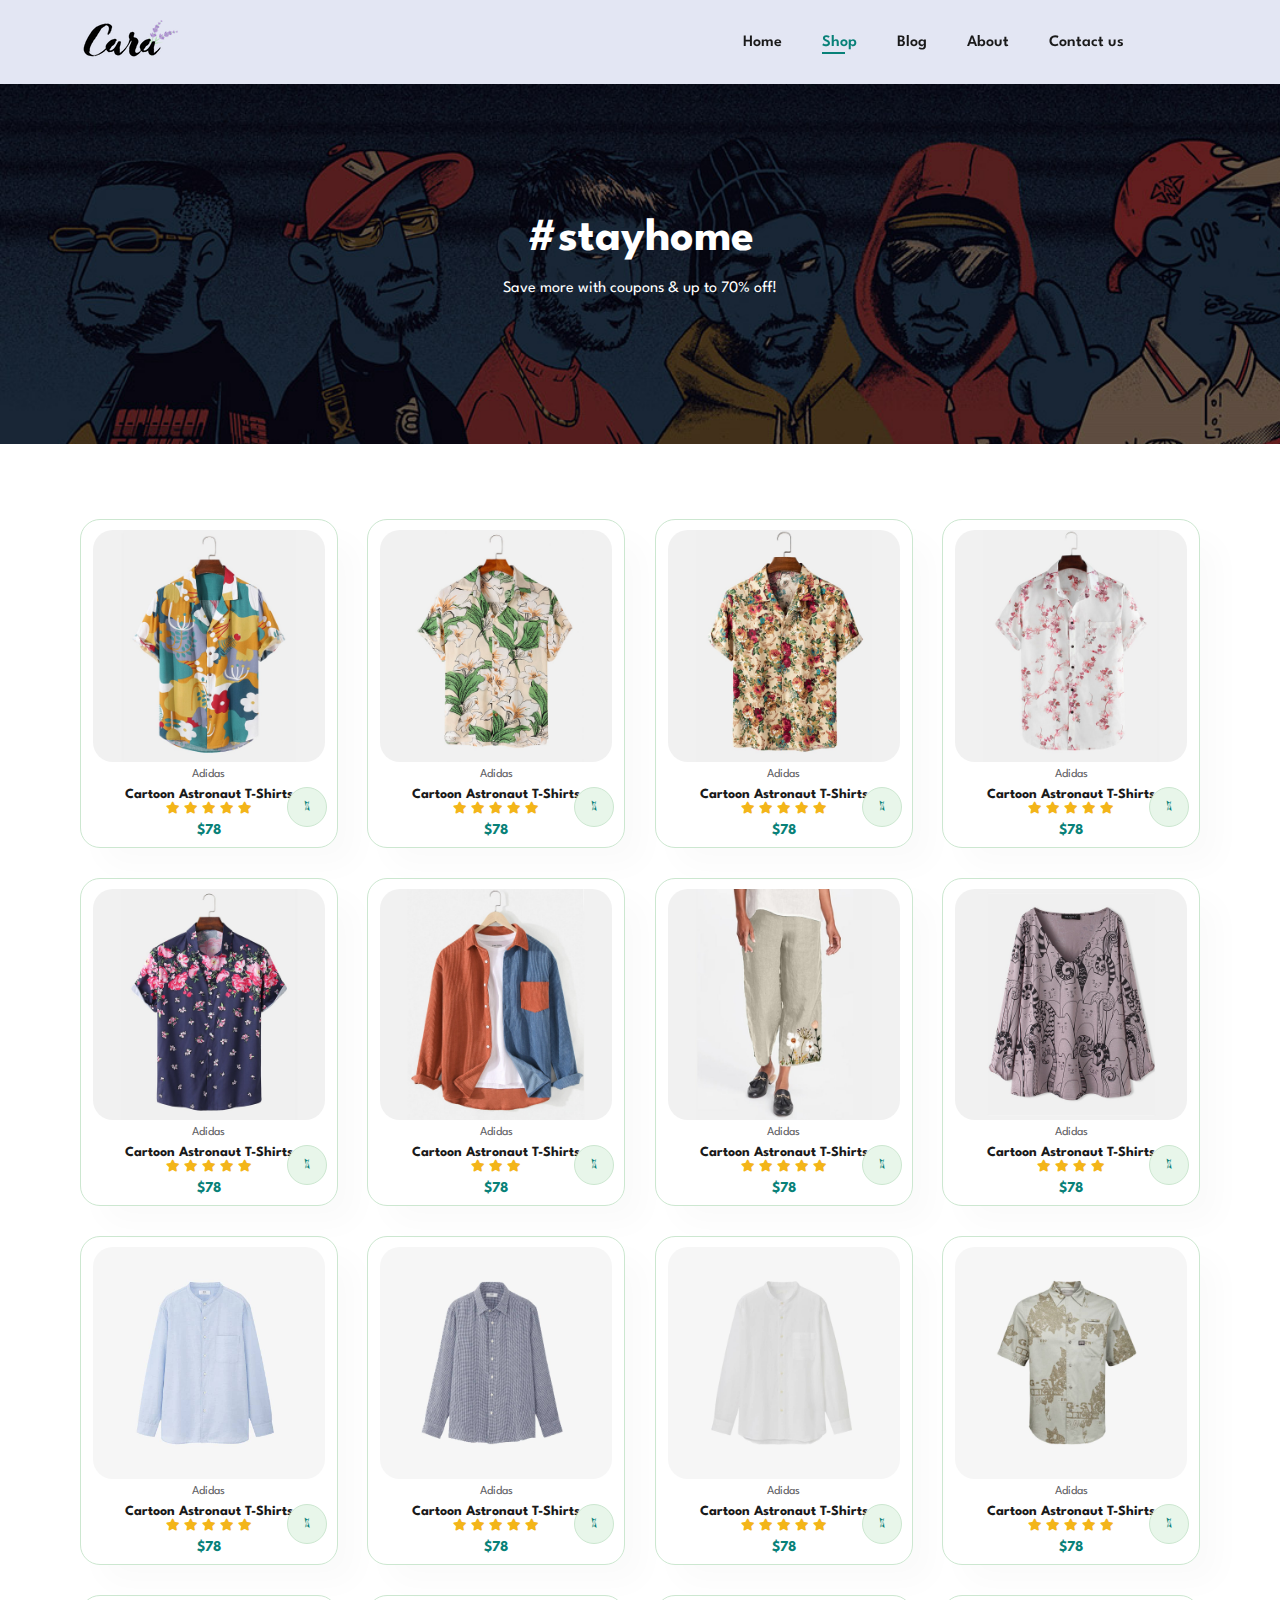
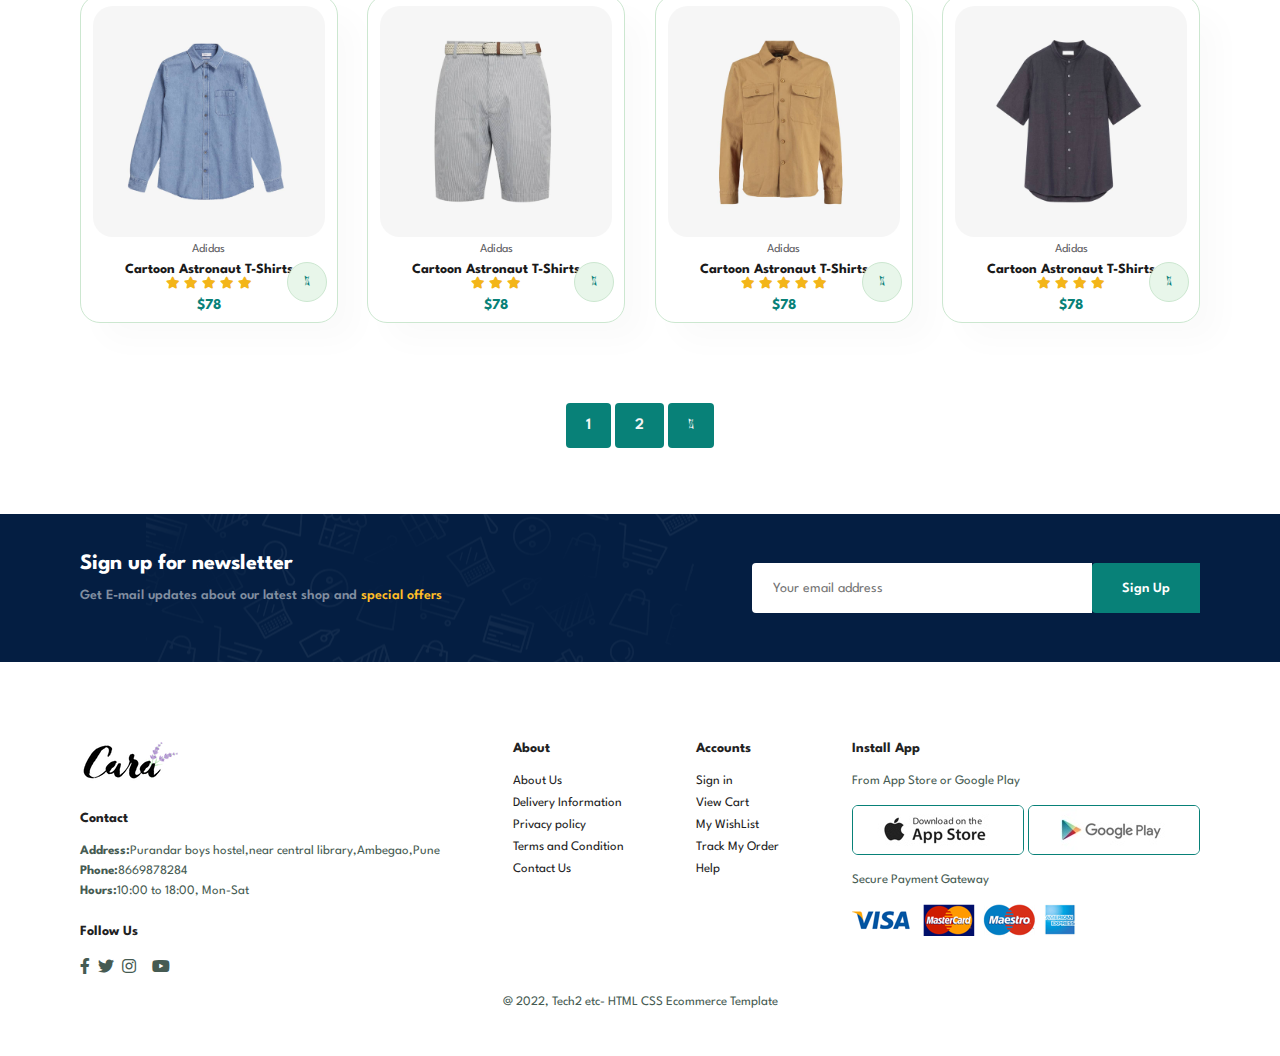
<file: shop.html>
<!DOCTYPE html>
<html lang="en">
<head>
    <meta charset="UTF-8">
    <meta http-equiv="X-UA-Compatible" content="IE=edge">
    <meta name="viewport" content="width=device-width, initial-scale=1.0">
    <title>Ecommerce Website</title>
    <link rel="stylesheet" href="https://pro.fontawesome.com/releases/v5.10.0/css/all.css"/>
    <link rel="stylesheet" href="style.css">
</head>
<body>
    <section id="header">
        <a href="#"><img src="img/logo.png" class="logo" alt=""></a>

        <div>
            <ul id="navbar">
                <li><a href="index.html">Home</a></li>
                <li><a class="active" href="shop.html">Shop</a></li>
                <li><a href="blog.html">Blog</a></li>
                <li><a href="about.html">About</a></li>
                <li><a href="contact.html">Contact us</a></li>
                <li id="lg-bag"><a href="cart.html"><i class="far fa-shopping-bag"></i></a></li>
                <a href="#" id="close"><i class="far fa-times"></i></a>
            </ul>
        </div>
        <div id="mobile">
            <a href="cart.html"><i class="far fa-shopping-bag"></i></a>
            <i id="bar" class="fas fa-outdent"></i>
        </div>
    </section>

    <section id="page-header"> 
        <h2>#stayhome</h2> 
        <p>Save more with coupons & up to 70% off!</p>
    </section>

    <section id="product1" class="section-p1">
        <div class="pro-container">
            <div class="pro" onclick="window.location.href='sproduct.html';">
                <img src="img/products/f1.jpg" alt="">
                <div class="des">
                    <span>Adidas</span>
                    <h5>Cartoon Astronaut T-Shirts</h5>
                    <div class="star">
                        <i class="fas fa-star"></i>
                        <i class="fas fa-star"></i>
                        <i class="fas fa-star"></i>
                        <i class="fas fa-star"></i>
                        <i class="fas fa-star"></i>
                    </div>
                    <h4>$78</h4>
                </div>
                <a href="#"><i class="fal fa-shopping-cart cart"></i></a>
            </div>
            <div class="pro">
                <img src="img/products/f2.jpg" alt="">
                <div class="des">
                    <span>Adidas</span>
                    <h5>Cartoon Astronaut T-Shirts</h5>
                    <div class="star">
                        <i class="fas fa-star"></i>
                        <i class="fas fa-star"></i>
                        <i class="fas fa-star"></i>
                        <i class="fas fa-star"></i>
                        <i class="fas fa-star"></i>
                    </div>
                    <h4>$78</h4>
                </div>
                <a href="#"><i class="fal fa-shopping-cart cart"></i></a>
            </div>
            <div class="pro">
                <img src="img/products/f3.jpg" alt="">
                <div class="des">
                    <span>Adidas</span>
                    <h5>Cartoon Astronaut T-Shirts</h5>
                    <div class="star">
                        <i class="fas fa-star"></i>
                        <i class="fas fa-star"></i>
                        <i class="fas fa-star"></i>
                        <i class="fas fa-star"></i>
                        <i class="fas fa-star"></i>
                    </div>
                    <h4>$78</h4>
                </div>
                <a href="#"><i class="fal fa-shopping-cart cart"></i></a>
            </div>
            <div class="pro">
                <img src="img/products/f4.jpg" alt="">
                <div class="des">
                    <span>Adidas</span>
                    <h5>Cartoon Astronaut T-Shirts</h5>
                    <div class="star">
                        <i class="fas fa-star"></i>
                        <i class="fas fa-star"></i>
                        <i class="fas fa-star"></i>
                        <i class="fas fa-star"></i>
                        <i class="fas fa-star"></i>
                    </div>
                    <h4>$78</h4>
                </div>
                <a href="#"><i class="fal fa-shopping-cart cart"></i></a>
            </div>
            <div class="pro">
                <img src="img/products/f5.jpg" alt="">
                <div class="des">
                    <span>Adidas</span>
                    <h5>Cartoon Astronaut T-Shirts</h5>
                    <div class="star">
                        <i class="fas fa-star"></i>
                        <i class="fas fa-star"></i>
                        <i class="fas fa-star"></i>
                        <i class="fas fa-star"></i>
                        <i class="fas fa-star"></i>
                    </div>
                    <h4>$78</h4>
                </div>
                <a href="#"><i class="fal fa-shopping-cart cart"></i></a>
            </div>
            <div class="pro">
                <img src="img/products/f6.jpg" alt="">
                <div class="des">
                    <span>Adidas</span>
                    <h5>Cartoon Astronaut T-Shirts</h5>
                    <div class="star">
                        <i class="fas fa-star"></i>
                        <i class="fas fa-star"></i>
                        <i class="fas fa-star"></i>
                        <!-- <i class="fas fa-star"></i>
                        <i class="fas fa-star"></i> -->
                    </div>
                    <h4>$78</h4>
                </div>
                <a href="#"><i class="fal fa-shopping-cart cart"></i></a>
            </div>
            <div class="pro">
                <img src="img/products/f7.jpg" alt="">
                <div class="des">
                    <span>Adidas</span>
                    <h5>Cartoon Astronaut T-Shirts</h5>
                    <div class="star">
                        <i class="fas fa-star"></i>
                        <i class="fas fa-star"></i>
                        <i class="fas fa-star"></i>
                        <i class="fas fa-star"></i>
                        <i class="fas fa-star"></i>
                    </div>
                    <h4>$78</h4>
                </div>
                <a href="#"><i class="fal fa-shopping-cart cart"></i></a>
            </div>
            <div class="pro">
                <img src="img/products/f8.jpg" alt="">
                <div class="des">
                    <span>Adidas</span>
                    <h5>Cartoon Astronaut T-Shirts</h5>
                    <div class="star">
                        <i class="fas fa-star"></i>
                        <i class="fas fa-star"></i>
                        <i class="fas fa-star"></i>
                        <i class="fas fa-star"></i>
                        <!-- <i class="fas fa-star"></i> -->
                    </div>
                    <h4>$78</h4>
                </div>
                <a href="#"><i class="fal fa-shopping-cart cart"></i></a>
            </div>

            <div class="pro">
                <img src="img/products/n1.jpg" alt="">
                <div class="des">
                    <span>Adidas</span>
                    <h5>Cartoon Astronaut T-Shirts</h5>
                    <div class="star">
                        <i class="fas fa-star"></i>
                        <i class="fas fa-star"></i>
                        <i class="fas fa-star"></i>
                        <i class="fas fa-star"></i>
                        <i class="fas fa-star"></i>
                    </div>
                    <h4>$78</h4>
                </div>
                <a href="#"><i class="fal fa-shopping-cart cart"></i></a>
            </div>
            <div class="pro">
                <img src="img/products/n2.jpg" alt="">
                <div class="des">
                    <span>Adidas</span>
                    <h5>Cartoon Astronaut T-Shirts</h5>
                    <div class="star">
                        <i class="fas fa-star"></i>
                        <i class="fas fa-star"></i>
                        <i class="fas fa-star"></i>
                        <i class="fas fa-star"></i>
                        <i class="fas fa-star"></i>
                    </div>
                    <h4>$78</h4>
                </div>
                <a href="#"><i class="fal fa-shopping-cart cart"></i></a>
            </div>
            <div class="pro">
                <img src="img/products/n3.jpg" alt="">
                <div class="des">
                    <span>Adidas</span>
                    <h5>Cartoon Astronaut T-Shirts</h5>
                    <div class="star">
                        <i class="fas fa-star"></i>
                        <i class="fas fa-star"></i>
                        <i class="fas fa-star"></i>
                        <i class="fas fa-star"></i>
                        <i class="fas fa-star"></i>
                    </div>
                    <h4>$78</h4>
                </div>
                <a href="#"><i class="fal fa-shopping-cart cart"></i></a>
            </div>
            <div class="pro">
                <img src="img/products/n4.jpg" alt="">
                <div class="des">
                    <span>Adidas</span>
                    <h5>Cartoon Astronaut T-Shirts</h5>
                    <div class="star">
                        <i class="fas fa-star"></i>
                        <i class="fas fa-star"></i>
                        <i class="fas fa-star"></i>
                        <i class="fas fa-star"></i>
                        <i class="fas fa-star"></i>
                    </div>
                    <h4>$78</h4>
                </div>
                <a href="#"><i class="fal fa-shopping-cart cart"></i></a>
            </div>
            <div class="pro">
                <img src="img/products/n5.jpg" alt="">
                <div class="des">
                    <span>Adidas</span>
                    <h5>Cartoon Astronaut T-Shirts</h5>
                    <div class="star">
                        <i class="fas fa-star"></i>
                        <i class="fas fa-star"></i>
                        <i class="fas fa-star"></i>
                        <i class="fas fa-star"></i>
                        <i class="fas fa-star"></i>
                    </div>
                    <h4>$78</h4>
                </div>
                <a href="#"><i class="fal fa-shopping-cart cart"></i></a>
            </div>
            <div class="pro">
                <img src="img/products/n6.jpg" alt="">
                <div class="des">
                    <span>Adidas</span>
                    <h5>Cartoon Astronaut T-Shirts</h5>
                    <div class="star">
                        <i class="fas fa-star"></i>
                        <i class="fas fa-star"></i>
                        <i class="fas fa-star"></i>
                        <!-- <i class="fas fa-star"></i>
                        <i class="fas fa-star"></i> -->
                    </div>
                    <h4>$78</h4>
                </div>
                <a href="#"><i class="fal fa-shopping-cart cart"></i></a>
            </div>
            <div class="pro">
                <img src="img/products/n7.jpg" alt="">
                <div class="des">
                    <span>Adidas</span>
                    <h5>Cartoon Astronaut T-Shirts</h5>
                    <div class="star">
                        <i class="fas fa-star"></i>
                        <i class="fas fa-star"></i>
                        <i class="fas fa-star"></i>
                        <i class="fas fa-star"></i>
                        <i class="fas fa-star"></i>
                    </div>
                    <h4>$78</h4>
                </div>
                <a href="#"><i class="fal fa-shopping-cart cart"></i></a>
            </div>
            <div class="pro">
                <img src="img/products/n8.jpg" alt="">
                <div class="des">
                    <span>Adidas</span>
                    <h5>Cartoon Astronaut T-Shirts</h5>
                    <div class="star">
                        <i class="fas fa-star"></i>
                        <i class="fas fa-star"></i>
                        <i class="fas fa-star"></i>
                        <i class="fas fa-star"></i>
                        <!-- <i class="fas fa-star"></i> -->
                    </div>
                    <h4>$78</h4>
                </div>
                <a href="#"><i class="fal fa-shopping-cart cart"></i></a>
            </div>
        </div>
    </section>

    <section id="pagination" class="section-p1">
        <a href="#">1</a>
        <a href="#">2</a>
        <a href="#"><i class="fal fa-long-arrow-alt-right"></i></a>
    </section>

    <section id="newsletter" class="section-p1 section-m1">
        <div class="newstext">
            <h4>Sign up for newsletter</h4>
            <p>Get E-mail updates about our latest shop and <span>special offers</span> </p>
        </div>
        <div class="form">
            <input type="text" placeholder="Your email address">
            <button class="normal">Sign Up</button>
        </div>
    </section>

    <footer class="section-p1">
        <div class="col">
            <img class="logo" src="img/logo.png" alt="">
            <h4>Contact</h4>
            <p><strong>Address:</strong>Purandar boys hostel,near central library,Ambegao,Pune</p>
            <p><strong>Phone:</strong>8669878284</p>
            <p><strong>Hours:</strong>10:00 to 18:00, Mon-Sat</p>
            <div class="follow">
                <h4>Follow Us</h4>
                <div class="icon">
                    <i class="fab fa-facebook-f"></i>
                    <i class="fab fa-twitter"></i>
                    <i class="fab fa-instagram"></i>
                    <i class="fab fa-pintrest"></i>
                    <i class="fab fa-youtube"></i>
                </div>
            </div>
        </div>

        <div class="col">
            <h4>About</h4>
            <a href="#">About Us</a>
            <a href="#">Delivery Information</a>
            <a href="#">Privacy policy</a>
            <a href="#">Terms and Condition</a>
            <a href="#">Contact Us</a>
        </div>

        <div class="col">
            <h4>Accounts</h4>
            <a href="#">Sign in</a>
            <a href="#">View Cart</a>
            <a href="#">My WishList</a>
            <a href="#">Track My Order</a>
            <a href="#">Help</a>
        </div>

        <div class="col install">
            <h4>Install App</h4>
            <p>From App Store or Google Play</p>
            <div class="row">
                <img src="img/pay/app.jpg" alt="">
                <img src="img/pay/play.jpg" alt="">
            </div>
            <p>Secure Payment Gateway</p>
            <img src="img/pay/pay.png" alt="">
        </div>

        <div class="copyright">
            <p>@ 2022, Tech2 etc- HTML CSS Ecommerce Template</p>
        </div>
    </footer>
   <script src="script.js"></script> 
</body>
</html>
</file>
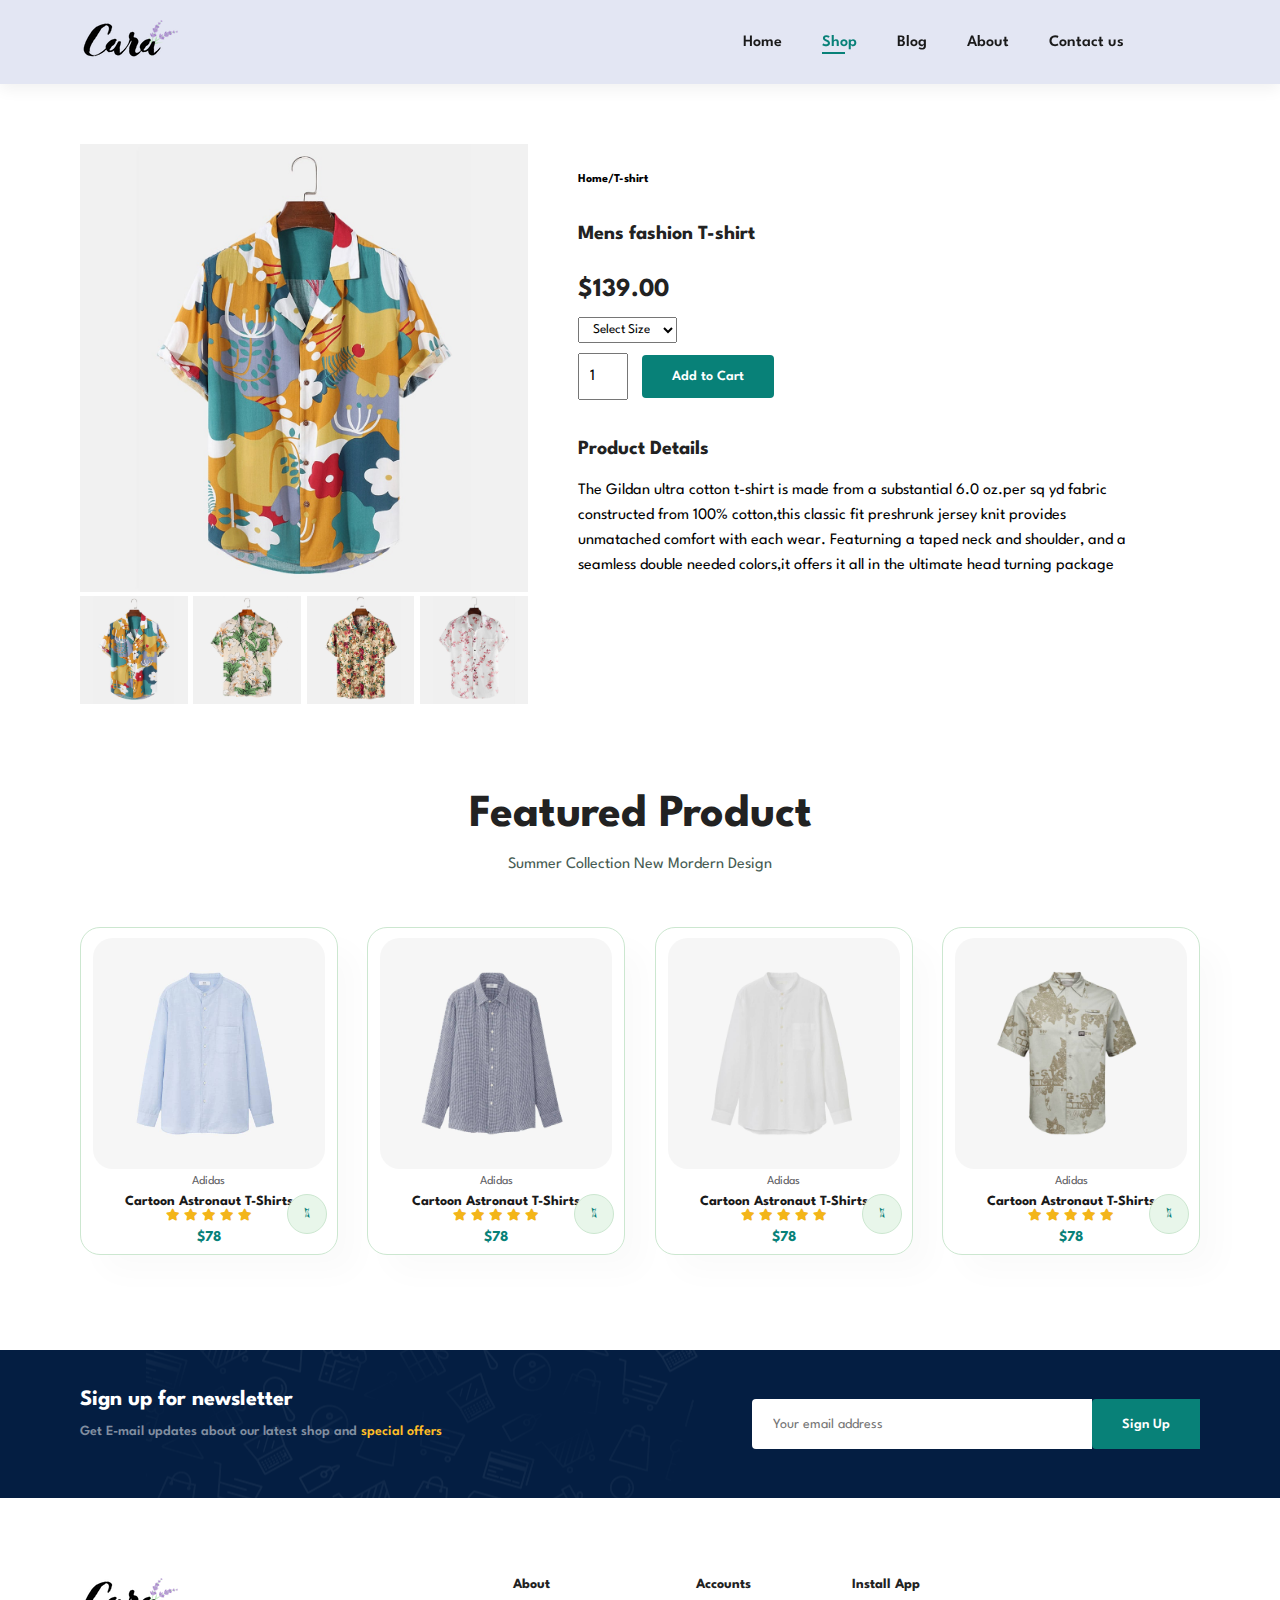
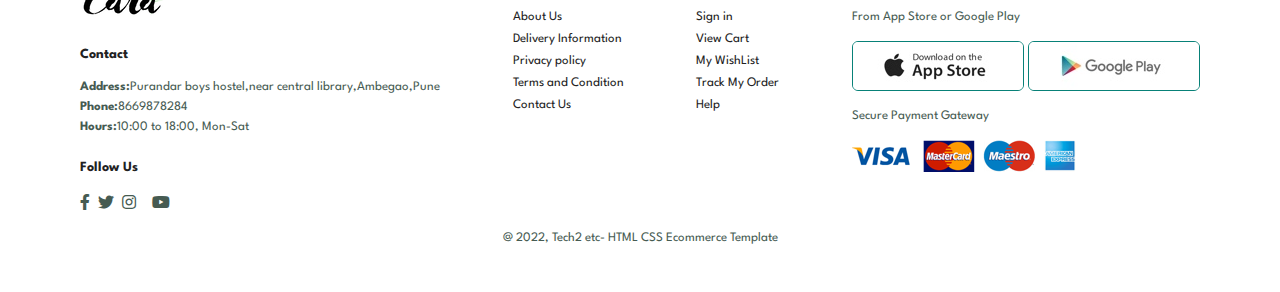
<file: sproduct.html>
<!DOCTYPE html>
<html lang="en">
<head>
    <meta charset="UTF-8">
    <meta http-equiv="X-UA-Compatible" content="IE=edge">
    <meta name="viewport" content="width=device-width, initial-scale=1.0">
    <title>Ecommerce Website</title>
    <link rel="stylesheet" href="https://pro.fontawesome.com/releases/v5.10.0/css/all.css"/>
    <link rel="stylesheet" href="style.css">
</head>
<body>
    <section id="header">
        <a href="#"><img src="img/logo.png" class="logo" alt=""></a>

        <div>
            <ul id="navbar">
                <li><a href="index.html">Home</a></li>
                <li><a class="active" href="shop.html">Shop</a></li>
                <li><a href="blog.html">Blog</a></li>
                <li><a href="about.html">About</a></li>
                <li><a href="contact.html">Contact us</a></li>
                <li id="lg-bag"><a href="cart.html"><i class="far fa-shopping-bag"></i></a></li>
                <a href="#" id="close"><i class="far fa-times"></i></a>
            </ul>
        </div>
        <div id="mobile">
            <a href="cart.html"><i class="far fa-shopping-bag"></i></a>
            <i id="bar" class="fas fa-outdent"></i>
        </div>
    </section>

    <section id="prodetails" class="section-p1">
        <div class="single-pro-image" id="item1">
            <img src="img/products/f1.jpg" width="100%" id="MainImg" alt="">
            <div class="small-img-group">
                <div class="small-img-col">
                    <img src="img/products/f1.jpg" width="100%" class="small-img" alt="">
                </div>
                <div class="small-img-col">
                    <img src="img/products/f2.jpg" width="100%" class="small-img" alt="">
                </div>
                <div class="small-img-col">
                    <img src="img/products/f3.jpg" width="100%" class="small-img" alt="">
                </div>
                <div class="small-img-col">
                    <img src="img/products/f4.jpg" width="100%" class="small-img" alt="">
                </div>

            </div>

        </div>

        <div class="single-pro-details">
            <h6>Home/T-shirt</h6>
            <h4>Mens fashion T-shirt</h4>
            <h2>$139.00</h2>
            <select>
                <option>Select Size</option>
                <option>Small</option>
                <option>Medium</option>
                <option>Large</option>
                <option>XL</option>
                <option>XXL</option>
            </select>
            <input type="number" value="1">
            <button class="normal" onclick="addtocart(item1)">Add to Cart</button>
            <h4>Product Details</h4>
            <span>The Gildan ultra cotton t-shirt is made from a substantial 6.0 oz.per sq yd fabric constructed from 100% cotton,this classic fit preshrunk jersey knit provides unmatached comfort with each wear. Featurning a taped neck and shoulder, and a seamless double needed colors,it offers it all in the ultimate head turning package</span>

        </div>
    </section>

    <section id="product1" class="section-p1">
        <h2>Featured Product</h2>
        <p>Summer Collection New Mordern Design</p>
        <div class="pro-container">
            <div class="pro">
                <img src="img/products/n1.jpg" alt="">
                <div class="des">
                    <span>Adidas</span>
                    <h5>Cartoon Astronaut T-Shirts</h5>
                    <div class="star">
                        <i class="fas fa-star"></i>
                        <i class="fas fa-star"></i>
                        <i class="fas fa-star"></i>
                        <i class="fas fa-star"></i>
                        <i class="fas fa-star"></i>
                    </div>
                    <h4>$78</h4>
                </div>
                <a href="#"><i class="fal fa-shopping-cart cart"></i></a>
            </div>
            <div class="pro">
                <img src="img/products/n2.jpg" alt="">
                <div class="des">
                    <span>Adidas</span>
                    <h5>Cartoon Astronaut T-Shirts</h5>
                    <div class="star">
                        <i class="fas fa-star"></i>
                        <i class="fas fa-star"></i>
                        <i class="fas fa-star"></i>
                        <i class="fas fa-star"></i>
                        <i class="fas fa-star"></i>
                    </div>
                    <h4>$78</h4>
                </div>
                <a href="#"><i class="fal fa-shopping-cart cart"></i></a>
            </div>
            <div class="pro">
                <img src="img/products/n3.jpg" alt="">
                <div class="des">
                    <span>Adidas</span>
                    <h5>Cartoon Astronaut T-Shirts</h5>
                    <div class="star">
                        <i class="fas fa-star"></i>
                        <i class="fas fa-star"></i>
                        <i class="fas fa-star"></i>
                        <i class="fas fa-star"></i>
                        <i class="fas fa-star"></i>
                    </div>
                    <h4>$78</h4>
                </div>
                <a href="#"><i class="fal fa-shopping-cart cart"></i></a>
            </div>
            <div class="pro">
                <img src="img/products/n4.jpg" alt="">
                <div class="des">
                    <span>Adidas</span>
                    <h5>Cartoon Astronaut T-Shirts</h5>
                    <div class="star">
                        <i class="fas fa-star"></i>
                        <i class="fas fa-star"></i>
                        <i class="fas fa-star"></i>
                        <i class="fas fa-star"></i>
                        <i class="fas fa-star"></i>
                    </div>
                    <h4>$78</h4>
                </div>
                <a href="#"><i class="fal fa-shopping-cart cart"></i></a>
            </div>
            
        </div>
    </section>

    <section id="newsletter" class="section-p1 section-m1">
        <div class="newstext">
            <h4>Sign up for newsletter</h4>
            <p>Get E-mail updates about our latest shop and <span>special offers</span> </p>
        </div>
        <div class="form">
            <input type="text" placeholder="Your email address">
            <button class="normal">Sign Up</button>
        </div>
    </section>

    <footer class="section-p1">
        <div class="col">
            <img class="logo" src="img/logo.png" alt="">
            <h4>Contact</h4>
            <p><strong>Address:</strong>Purandar boys hostel,near central library,Ambegao,Pune</p>
            <p><strong>Phone:</strong>8669878284</p>
            <p><strong>Hours:</strong>10:00 to 18:00, Mon-Sat</p>
            <div class="follow">
                <h4>Follow Us</h4>
                <div class="icon">
                    <i class="fab fa-facebook-f"></i>
                    <i class="fab fa-twitter"></i>
                    <i class="fab fa-instagram"></i>
                    <i class="fab fa-pintrest"></i>
                    <i class="fab fa-youtube"></i>
                </div>
            </div>
        </div>

        <div class="col">
            <h4>About</h4>
            <a href="#">About Us</a>
            <a href="#">Delivery Information</a>
            <a href="#">Privacy policy</a>
            <a href="#">Terms and Condition</a>
            <a href="#">Contact Us</a>
        </div>

        <div class="col">
            <h4>Accounts</h4>
            <a href="#">Sign in</a>
            <a href="#">View Cart</a>
            <a href="#">My WishList</a>
            <a href="#">Track My Order</a>
            <a href="#">Help</a>
        </div>

        <div class="col install">
            <h4>Install App</h4>
            <p>From App Store or Google Play</p>
            <div class="row">
                <img src="img/pay/app.jpg" alt="">
                <img src="img/pay/play.jpg" alt="">
            </div>
            <p>Secure Payment Gateway</p>
            <img src="img/pay/pay.png" alt="">
        </div>

        <div class="copyright">
            <p>@ 2022, Tech2 etc- HTML CSS Ecommerce Template</p>
        </div>
    </footer>

    <script>
        var MainImg=document.getElementById("MainImg");
        var smallimg=document.getElementsByClassName("small-img");

        smallimg[0].onclick=function(){
            MainImg.src=smallimg[0].src;
        }
        smallimg[1].onclick=function(){
            MainImg.src=smallimg[1].src;
        }
        smallimg[2].onclick=function(){
            MainImg.src=smallimg[2].src;
        }
        smallimg[3].onclick=function(){
            MainImg.src=smallimg[3].src;
        }
    </script>
   <script src="script.js"></script> 
</body>
</html>
</file>
<file: style.css>
@import url('https://fonts.googleapis.com/css2?family=Spartan:wght@100;200;300;400;500;600;700;800;900&display=swap');
* {
    margin: 0;
    padding: 0;
    box-sizing: border-box;
    font-family: 'Spartan',sans-serif;
}

h1 {
    font-size: 50px;
    line-height: 64px;
    color: #222;
}

h2 {
    font-size: 46px;
    line-height: 54px;
    color: #222;
}

h4 {
    font-size: 20px;
    color: #222;
}

h6 {
    font-weight: 700;
    font-size: 12px;
}

p {
    font-size: 16px;
    color: #465b52;
    margin: 15px 0 20px 0;
}

.section-p1 {
    padding: 40px 80px;
}

.section-m1 {
    margin: 40px 0;
}

button.normal {
    font-size: 14px;
    font-weight: 600;
    padding: 15px 30px;
    color: black;
    background-color: white;
    border-radius: 4px;
    cursor: pointer;
    border: none;
    outline: none;
    transition: 0.2s;
}

button.white {
    font-size: 13px;
    font-weight: 600;
    padding: 11px 18px;
    color: rgb(255, 255, 255);
    background-color: transparent;
    cursor: pointer;
    border: 1px solid white;
    outline: none;
    transition: 0.2s;
}

body {
    width: 100%;
}

/* header start  */
#header {
    display: flex;
    align-items: center;
    justify-content: space-between;
    padding: 20px 80px;
    background: #E3E6F3;
    box-shadow: 0 5px 15px rgba(0, 0, 0, 0.06);
    z-index: 999;
    position: sticky;
    top: 0;
    left: 0;
}

#navbar {
    display: flex;
    align-items: center;
    justify-content: center;
}

#navbar li {
    list-style: none;
    padding: 0 20px;
    position: relative;
}

#navbar li a {
    text-decoration: none;
    font-size: 16px;
    font-weight: 600;
    color: #1a1a1a;
    transition: 0.3s ease;
}

#navbar li a:hover,
#navbar li a.active {
    color: #088178;
}

#navbar li a.active::after,
#navbar li a:hover::after {
    content: ""; 
    width: 30%;
    height: 2px;
    background: #088178;
    position: absolute;
    bottom: -4px;
    left: 20px;
}

#mobile {
    display: none;
    align-items: center;
}

#close {
    display: none;
}

/* Home Page */
#hero {
    background-image: url("img/hero4.png");
    height: 90vh;
    width: 100%;
    background-size: cover;
    background-position: top 25% right 0;
    padding: 0 80px;
    display: flex;
    flex-direction: column;
    align-items: flex-start;
    justify-content: center;
}

#hero h4 {
    padding-bottom: 15px;
}

#hero h1 {
    color: #088178;
}


#hero button {
    background-image: url("img/button.png");
    background-color: transparent;
    color: #088178;
    border: 0;
    padding: 14px 80px 14px 65px;
    background-repeat: no-repeat;
    cursor: pointer;
    font-weight: 700;
    font-size: 15px;
}

#feature {
    display: flex;
    align-items: center;
    justify-content: space-between;
    flex-wrap: wrap;
}

#feature .fe-box {
    width: 180px;
    text-align: center;
    padding: 25px 15px;
    box-shadow: 20px 20px 34px rgba(0, 0, 0, 0.03);
    border: 1px solid #cce7d0;
    border-radius: 4px;
    margin: 15px 0;
}

#feature .fe-box:hover {
    box-shadow: 10px 10px 54px rgba(70, 62, 221, 0.1);
}

#feature .fe-box img {
    width: 100%;
    margin-bottom: 10px;
}

#feature .fe-box h6 {
    display: inline-block;
    padding: 9px 8px 6px 8px;
    line-height: 1;
    border-radius: 4px;
    color: #088178;
    background-color: #fddde4;
}

#feature .fe-box:nth-child(2) h6 {
    background-color: #cdebbc;
}

#feature .fe-box:nth-child(3) h6 {
    background-color: #d1e8f2;
}

#feature .fe-box:nth-child(4) h6 {
    background-color: #cdd4f8;
}

#feature .fe-box:nth-child(5) h6 {
    background-color: #f6dbf6;
}

#feature .fe-box:nth-child(6) h6 {
    background-color: #fff2e5;
}

#product1 {
    text-align: center;
}

#product1 .pro-container{
    display: flex;
    justify-content: space-between;
    padding-top: 20px;
    flex-wrap: wrap;
}

#product1 .pro {
    width: 23%;
    min-width: 250px;
    padding: 10px 12px;
    border: 1px solid #cce7d0;
    border-radius: 20px;
    cursor: pointer;
    box-shadow: 20px 20px 30px rgba(0, 0, 0, 0.02);
    margin: 15px 0px;
    transition: 0.2s ease;
    position: relative;
}

#product1 .pro:hover {
    box-shadow: 20px 20px 30px rgba(0, 0, 0, 0.09);
}

#product1 .pro img {
    width: 100%;
    border-radius: 20px;
}


#product1 .pro .des span {
    color: #606063;
    font-size: 12px;
}

#product1 .pro .des h5 {
    padding-top: 7px;
    color: #1a1a1a;
    font-size: 14px;
}

#product1 .pro .des i {
    font-size: 12px;
    color: rgb(243, 181, 25);
}

#product1 .pro .des h4 {
    padding-top: 7px;
    font-size: 15px;
    font-weight: 700;
    color: #088178;
}

#product1 .pro .cart {
    width: 40px;
    height: 40px;
    line-height: 40px;
    border-radius: 50px;
    background-color: #e8f6ea;
    color: #088178;
    border:1px solid #cce7d0 ;
    position: absolute;
    bottom: 20px;
    right: 10px;
}

#banner {
    display: flex;
    flex-direction: column;
    justify-content: center;
    align-items: center;
    text-align: center;
    background-image: url("img/banner/b2.jpg");
    width: 100%;
    height: 40vh;
    background-size: cover;
    background-position: center;
}

#banner h4 {
    color: #ffff;
    font-size: 16px;
}

#banner h2 {
    color: #ffff;
    font-size: 30px;
    padding: 10px 0;
}

#banner h2 span {
    color: #ef3636;
}

#banner button:hover {
    background: #088178;
    color: #ffff;
}

#sm-banner {
    display: flex;
    justify-content: space-between;
    flex-wrap: wrap;
}

#sm-banner .banner-box{
    display: flex;
    flex-direction: column;
    justify-content: center;
    align-items: flex-start;
    background-image: url("img/banner/b17.jpg");
    min-width: 660px;
    height: 40vh;
    background-size: cover;
    background-position: center;
    padding: 30px;
}

#sm-banner .banner-box2 {
    background-image: url("img/banner/b10.jpg");
}

#sm-banner h4 {
    color: #ffff;
    font-size: 20px;
    font-weight: 300;
}

#sm-banner h2 {
    color: #ffff;
    font-size: 28px;
    font-weight: 800;
}

#sm-banner span {
    color: #ffff;
    font-size: 14px;
    font-weight: 500;
    padding-bottom: 15px;
}

#sm-banner .banner-box:hover button{
    background: #088178;
    border: 1px solid #088178;
}
#banner3 {
    display: flex;
    justify-content: space-between;
    flex-wrap: wrap;
    padding: 0 80px;
}
#banner3 .banner-box{
    display: flex;
    flex-direction: column;
    justify-content: center;
    align-items: flex-start;
    background-image: url("img/banner/b7.jpg");
    min-width: 30%;
    height: 30vh;
    background-size: cover;
    background-position: center;
    padding: 20px;
    margin-bottom: 20px;
}

#banner3 .banner-box2 {
    background-image: url("img/banner/b4.jpg");
}

#banner3 .banner-box3 {
    background-image: url("img/banner/b18.jpg");
}

#banner3 h2 {
    color: white;
    font-weight: 900;
    font-size: 22px;
}

#banner3 h3 {
    color: #ec544e;
    font-weight: 800;
    font-size: 15px;
}


#newsletter {
    display: flex;
    justify-content: space-between;
    flex-wrap: wrap;
    align-items: center;
    background-image: url("img/banner/b14.png");
    background-repeat: no-repeat;
    background-position: 20% 30%;
    background-color: #041e42;
}


#newsletter h4 {
    font-size: 22px;
    font-weight: 700;
    color: white;
}

#newsletter p {
    font-size: 14px;
    font-weight: 600;
    color: #818ea0;
}

#newsletter p span {
    color: #ffbd27;
}

#newsletter .form {
    display: flex;
    width: 40%;
}

#newsletter input {
    height:  3.125rem;
    padding: 0 1.25rem;
    font-size: 14px;
    width: 100%;
    border: 1px solid transparent;
    border-radius: 4px;
    outline: none;
    border-top-right-radius: 0;
    border-bottom-right-radius: 0;
}

#newsletter button {
    background-color: #088178;
    color: white;
    white-space: nowrap;
    border-top-right-radius: 0;
    border-bottom-right-radius: 0;
}

/* footer */
footer {
    display: flex;
    flex-wrap: wrap;
    justify-content: space-between;
}

footer .col {
    display: flex;
    flex-direction: column;
    align-items: flex-start;
    margin-bottom: 20px;
}

footer .logo {
    margin-bottom: 30px;
}

footer h4 {
    font-size: 14px;
    padding-bottom: 20px;
}

footer p {
    font-size: 13px;
   margin: 0 0 8px 0;
}

footer a {
    font-size: 13px;
    text-decoration:none ;
    color: #222;
    margin-bottom: 10px;
}

footer .follow {
    margin-top: 20px;
}

footer .follow i {
    color: #465b52;
    padding-right: 4px;
    cursor: pointer;
}

footer .install .row img {
    border: 1px solid #088178;
    border-radius: 6px; 
}

footer .install img {
    margin: 10px 0 15px 0;
}

footer .follow i:hover,
footer a:hover {
    color: #1fe8db;
}

footer .copyright {
    width: 100%;
    text-align: center;
}

 /* shop page */
 #page-header {
    background-image: url("img/banner/b1.jpg");
    width: 100%;
    height: 40vh;
    background-size: cover;
    display: flex;
    justify-content: center;
    text-align: center;
    flex-direction: column;
    padding: 14px;
}

#page-header h2,
#page-header p {
    color: white;
}

#pagination{
    text-align: center;
}
#pagination a{
    text-decoration: none;
    background-color: #088178;
    padding: 15px 20px;
    border-radius: 4px;
    color: whitesmoke;
    font-weight: 600;
}

#pagination a i {
    font-size: 16px;
    font-weight: 600;
}

/* single product */
#prodetails {
    display: flex;
    margin-top: 20px;
}

#prodetails .single-pro-image {
    width: 40%;
    margin-right: 50px;
}

.small-img-group {
    display: flex;
    justify-content: space-between;
}

.small-img-col {
    flex-basis: 24%;
    cursor: pointer;
}

#prodetails .single-pro-details {
    width: 50%;
    padding-top: 30px;
}

#prodetails .single-pro-details h4 {
    padding: 40px 0 20px 0;
}

#prodetails .single-pro-details h2 {
    font-size: 26px;
}

#prodetails .single-pro-details select {
    display: block;
    padding: 5px 10px;
    margin-bottom: 10px;
}

#prodetails .single-pro-details input {
    width: 50px;
    height: 47px;
    padding-left: 10px;
    font-size: 16px;
    margin-right: 10px;
}

#prodetails .single-pro-details button {
    background-color: #088178;
    color: white;
}

#prodetails .single-pro-details span {
    line-height: 25px;
}

/* block page */
#page-header.blog-header {
    background-image: url("img/banner/b19.jpg");
}

#blog {
    padding: 150px 150px 0 150px;
}

#blog .blog-box {
    position: relative;
    display: flex;
    align-items: center;
    width: 100%;
    padding-bottom: 90px;
}

#blog .blog-img {
    width: 50%;
    margin-right: 40px;
}

#blog img {
    width: 100%;
    height: 300px;
    object-fit: cover;
}

#blog .blog-details {
    width: 50%;
}

#blog .blog-details a {
    text-decoration: none;
    font-size: 11px;
    color: black;
    font-weight: 700;
    position: relative;
}

#blog .blog-details a::after {
    content: "";
    width: 50px;
    height: 1px;
    background-color: black;
    position: absolute;
    top: 4px;
    right: -60px;
}

#blog .blog-details a:hover {
    color: #088178;
    transition: 0.3s;
}

#blog .blog-details a:hover::after {
    background-color: #088178;
}

#blog .blog-box h1 {
    position: absolute;
    top: -40px;
    left: 0;
    font-size: 70px;
    font-weight: 700;
    color: #c9cbce;
    z-index: -9;
}

/* about page */
#page-header.about-header {
    background-image: url("img/about/banner.png");
}

#about-head {
    display: flex;
    align-items: center;
}

#about-head img {
    width: 50%;
    height: auto;
}

#about-head div {
    padding-left: 40px;
}

#about-app {
    text-align: center;
}

#about-app .video {
    width: 70%;
    height: 100%;
    margin: 30px auto 0 auto;
}

#about-app .video video {
    width: 100%;
    height: 100%;
    border-radius: 20px;
}

/* contact page */
#contact-details {
    display: flex;
    align-items: center;
    justify-content: space-between;
}

#contact-details .details {
    width: 40%;
}

#contact-details .details span,
#form-details form span {
    font-size: 12px;
}

#contact-details .details h2 ,
#form-details form h2{
    font-size: 26px;
    line-height: 35px;
    padding: 20px 0;
}

#contact-details .details h3 {
    font-size: 16px;
    padding-bottom: 15px;
}

#contact-details .details li {
    list-style: none;
    display: flex;
    padding: 10px 0;
}

#contact-details .details li i {
    font-size: 14px;
    padding-right: 22px;
}

#contact-details .details li p {
    margin: 0;
    font-size: 14px;
}

#contact-details .map  {
    width: 55%;
    height: 400px;
}

#contact-details .map iframe {
    width: 100%;
    height: 100%;
}

#form-details {
    display: flex;
    justify-content: space-between;
    margin: 30px;
    padding: 80px;
    border: 1px solid #e1e1e1;
}

#form-details form {
    width: 65%;
    display: flex;
    flex-direction: column;
    align-items: flex-start;
}

#form-details form input,
#form-details form textarea {
    width: 100%;
    padding: 12px 15px;
    outline: none;
    margin-bottom: 20px;
    border: 1px solid #e1e1e1;
}

#form-details form button {
    background-color: #088178;
    color: #fff;
}

#form-details .people div {
    padding-bottom: 25px;
    display: flex;
    align-items: flex-start;
}

#form-details .people div img {
    width: 65px ;
    height: 65px;
    object-fit: cover;
    margin-right: 15px;
}

#form-details .people div p {
    margin: 0;
    font-size: 13px ;
    line-height: 25px;
}

#form-details .people div  p span {
    display: block;
    font-size: 16px;
    font-weight: 600;
    color: black;
}

/* cart page */
#cart {
    overflow-x: auto;
}

#cart table {
    width: 100%;
    border-collapse: collapse;
    table-layout: fixed;
    white-space: nowrap;
}

#cart table img {
    width: 70px;
}

#cart table td:nth-child(1) {
    width: 100px;
    text-align: center;
}
#cart table td:nth-child(2) {
    width: 150px;
    text-align: center;
}
#cart table td:nth-child(3) {
    width: 250px;
    text-align: center;
}
#cart table td:nth-child(4), 
#cart table td:nth-child(5), 
#cart table td:nth-child(6) {
    width: 150px;
    text-align: center;
}

#cart table td:nth-child(5) input {
    width: 70px;
    padding: 10px 5px 10px 15px;
}

#cart table thead {
    border: 1px solid #e2e9e1;
    border-left: none;
    border-right: none;
}

#cart table thead td {
    font-weight: 700;
    text-transform: uppercase;
    font-size: 13px;
    padding: 18px 0;
}

#cart table tbody tr td {
    padding-top: 15px;
}

#cart table tbody td {
    font-size: 13px;
}

#cart-add {
    display: flex;
    flex-wrap: wrap;
    justify-content: space-between;
}

#coupon {
    width: 50%;
    margin-bottom: 30px;
}

#coupon h3,
#subtotal h3{
    padding-bottom: 15px;
}

#coupon input {
    padding: 10px 20px;
    outline: none;
    width: 60%;
    margin-right: 10px;
    border: 1px solid #e2e9e1;
}

#coupon button,
#subtotal button {
    background-color: #088178;
    color: white;
    padding: 10px 20px;
}

#subtotal {
    width: 50%;
    margin-bottom: 30px;
    border: 1px solid #e2e9e1;
    padding: 30px;
}

#subtotal table {
    border-collapse: collapse;
    width: 100%;
    margin-bottom: 20px;
}

#subtotal table td {
    width: 50%;
    border: 1px solid #e2e9e1;
    padding: 10px;
    font-size: 13px;
}


/* for responsive */
@media (max-width:799px){
    .section-p1 {
        padding: 40px 40px;
    }
    #navbar {
        display: flex;
        flex-direction: column;
        align-items: flex-start;
        justify-content: flex-start;
        position: fixed;
        top: 0;
        right: -300px;
        height: 100vh;
        width: 300px;
        background-color: #E3E6F3;
        box-shadow:0 40px 60px rgba(0, 0, 0, 0.01) ;
        padding: 80px 0 0 10px;
        transition: 0.3s;
    }

    #navbar.active{
        right: 0px;
    }

    #navbar li {
        margin-bottom: 25px;
    }

    #mobile {
        display: flex;
        align-items: center;
    }

    #mobile i {
        color: #1a1a1a;
        font-size: 24px;
        padding-left: 20px;
    }

    #close {
        display: initial;
        position: absolute;
        top: 30px;
        left: 30px;
        color: #222;
        font-size: 24px;
    }

    #lg-bag {
        display: none;
    }

    #hero {
        height: 70vh;
        padding: 0 80px;
        background-position:top 30% right 30% ;
    }

    #feature {
        justify-content: center;
    }

    #feature .fe-box {
        margin: 15px 15px;
    }

    #product1 .pro-container {
        justify-content: center;
    }

    #product .pro {
        margin: 15px;
    }

    #banner {
        height: 20vh;
    }

    #sm-banner .banner-box {
        max-width: 100%;
        height: 30vh;
    }

    #banner3 {
        padding: 40px;
    }

    #banner3 .banner-box {
        width: 28%;
    }

    #newsletter .form {
        width: 70%;
    }

    /* contact page */
    #form-details {
        padding: 40px;
    }

    #form-details form {
        width: 50%;
    }

}

@media (max-width: 477px){
    .section-p1 {
        padding: 20px;
    }
    #header {
        padding: 10px 30px;
    }

    h1 {
        font-size: 38px;
    }

    h2 {
        font-size: 32px;
    }

    #hero {
        padding: 0px 20px;
        background-position: 55%;
    }

    #feature {
       justify-content: space-between;
    }

    #feature .fe-box {
        width: 155px;
        margin: 0 0 15px 0;
    }

    #product1 .pro {
        width: 100%;
    }

    #banner {
        height: 40vh;
    }

    #sm-banner .banner-box {
        height: 40vh;
        min-width: 100%;
    }

    #sm-banner .banner-box2 {
        margin-top: 20px;
    }

    #banner3 {
        padding: 0 20px;
    }

    #banner3 .banner-box {
        width: 100%;
    }

    #newsletter {
        padding: 40px 20px;
    }

    #newsletter .form{
        width: 100%;
    }

    footer .copyright {
        text-align: start;
    }

    /* single product  */
    #prodetails {
        display: flex;
        flex-direction: column;
    }

    #prodetails .single-pro-image {
        width: 100%;
        margin-right: 0px;
    }

    #prodetails .single-pro-details {
        width: 100%;
        padding-top: 30px;
    }

    /* Blog Page */
    #blog {
        padding: 100px 20px 0 20px;
    }

    #blog .blog-box {
        display: flex;
        flex-direction: column;
        align-items: flex-start;
    }

    #blog .blog-img {
        width: 100%;
        margin-right: 0px;
        margin-bottom: 30px;
    }

    #blog .blog-details {
        width: 100%;
    }

    /* about page */
    #about-head {
        flex-direction: column;
    }

    #about-head img {
        width: 100%;
        margin-bottom: 20px;
    }

    #about-head div {
        padding-left: 0px;
    }

    #about-app .video {
        width: 100%;
    }   

    /* contact page */
    #contact-details {
        flex-direction: column;
    }

    #contact-details .details {
        width: 100%;
        margin-bottom: 30px;
    }

    #contact-details .map {
        width: 100%;
    }

    #form-details {
        margin: 10px;
        padding: 30px 10px ;
        flex-wrap: wrap;
    }

    #form-details form {
        width: 100%;
        margin-bottom: 30px;
    }

    /* cart page */
    #cart-add {
        flex-direction: column;
    }

    #coupon {
        width: 100%;
    }

    #subtotal {
        width: 100%;
        padding: 20px;
    }

}
</file>
<file: loginstyle.css>
body{
    margin: 0;
    padding: 0;
    background-position: center;
    font-family: sans-serif;
}

.loginbox {
    color: #222;
    width: 320px;
    height: 420px;
    background: #E3E6F3;
    top: 50%;
    left: 50%;
    position: absolute;
    transform: translate(-50%,-50%);
    box-sizing: border-box;
    padding: 70px 34px;
    border-radius: 20px;
}

a {
    color: #4d79ff;
    font-size: smaller;
    font-weight: 500;
}

.avatar {
    width: 100px;
    height: 100px;
    border-radius:50%;
    position: absolute;
    top: -50px;
    left: calc(50% - 50px);
}

h1 {
    margin: 0;
    padding: 0 0 20px;
    text-align: center;
    font-size: 22px;
}

.loginbox p {
    margin: 0;
    padding: 0;
    font-weight: bold;
}

.loginbox input {
    width: 100%;
    margin-bottom: 20px;
}

.loginbox input[type="text"], input[type="password"] {
    border: none;
    border-bottom: 1px solid #fff;
    background: transparent;
    outline: none;
    height: 40px;
    font-size: 16px;
}

.loginbox input[type="button"]
{
    border: none;
    outline: none;
    height: 40px;
    background: #222;
    color: #fff;
    font-size: 18px;
    border-radius: 20px;
    transition-duration: 0.2s;
}

.loginbox input[type="button"]:hover 
{
    cursor: pointer;
    background: #333333;
    color: #fff;
}
</file>
